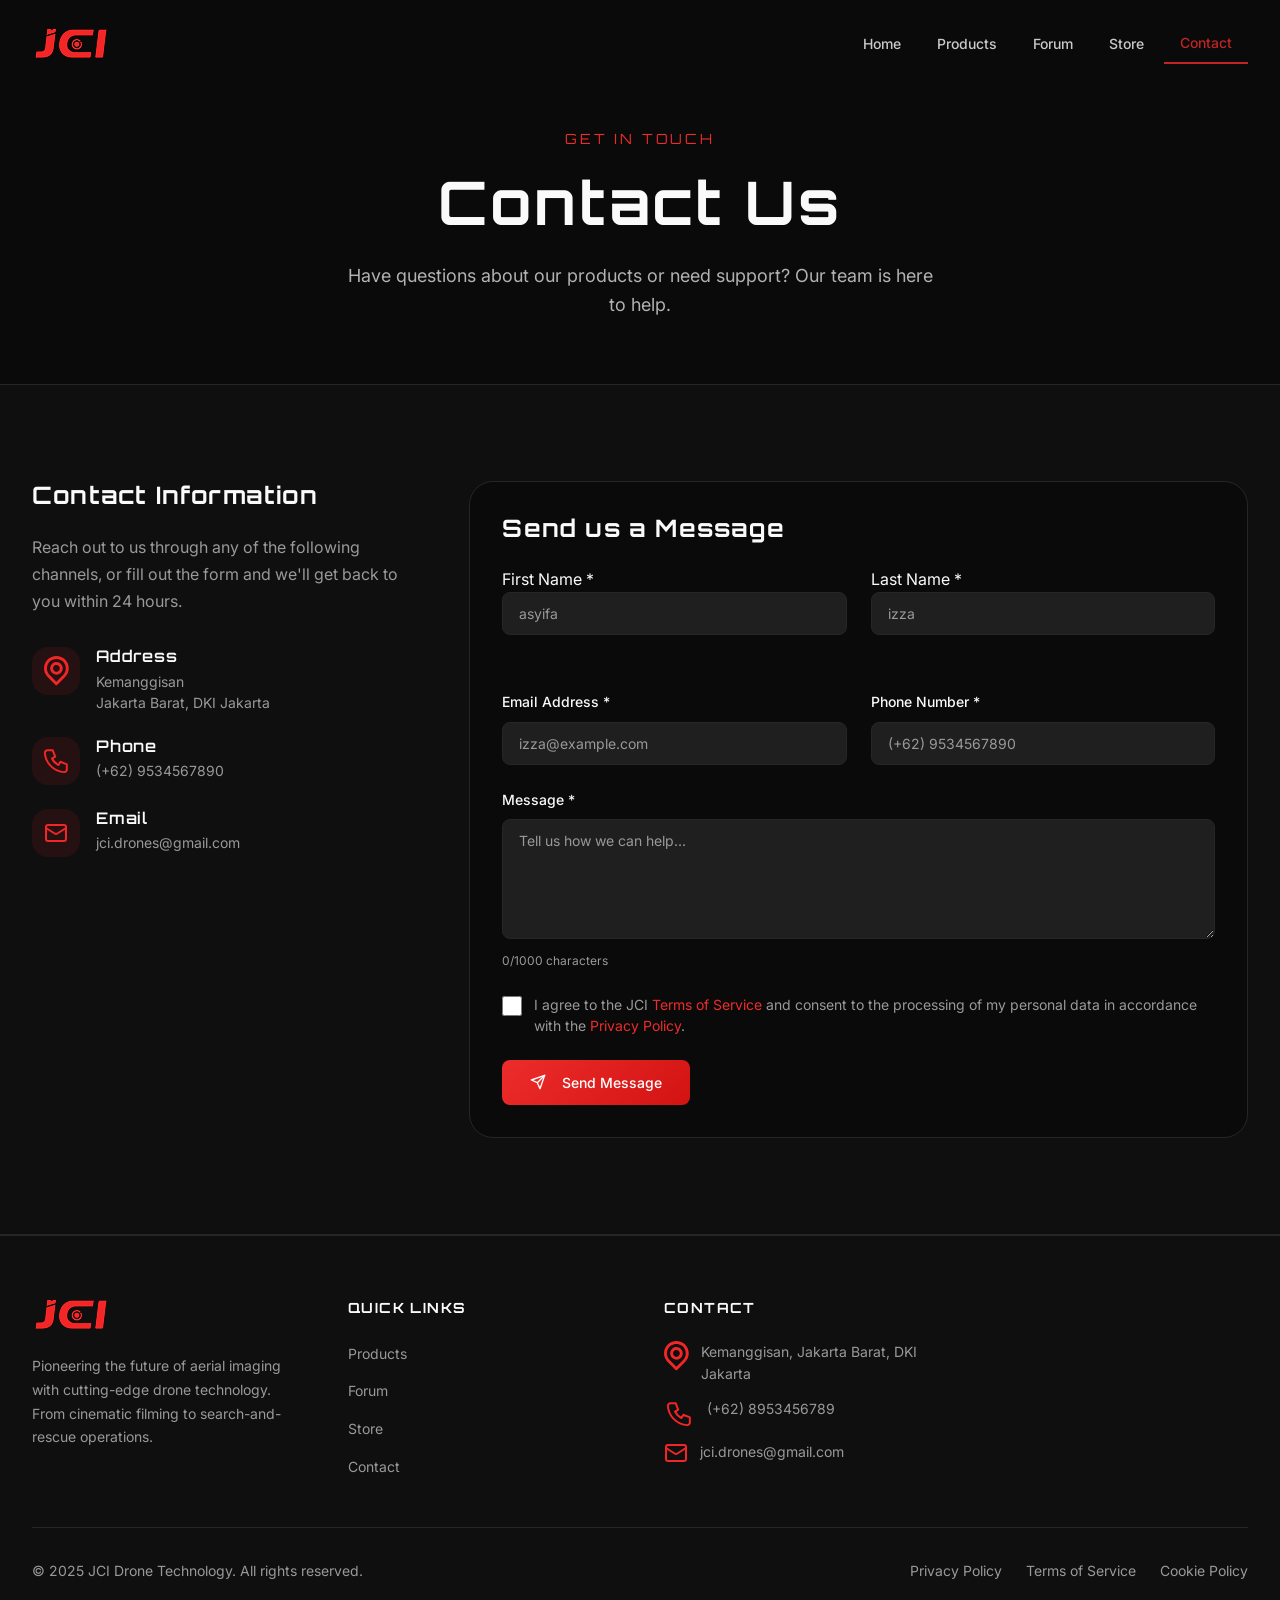
<file: contact.html>
<!DOCTYPE html>
<html lang="en">

<head>
    <meta charset="UTF-8">
    <meta name="viewport" content="width=device-width, initial-scale=1.0">
    <meta name="description"
        content="Contact JCI Drone Technology - Have questions about our products or need support? Our team is here to help.">
    <meta name="keywords" content="contact JCI, drone support, customer service, drone help">
    <title>Contact Us | JCI Drone Technology</title>
    <link rel="icon" type="image/x-icon" href="assets/favicon.ico">
    <link rel="stylesheet" href="css/style.css">
</head>

<body>
    <!-- Header -->
    <header class="header">
        <div class="container">
            <a href="index.html" class="logo">
                <img src="assets/Photo/logo 2.png" alt="">
            </a>

            <nav class="nav-desktop">
                <a href="index.html" class="nav-link">Home</a>
                <a href="products.html" class="nav-link active">Products</a>
                <a href="forum.html" class="nav-link">Forum</a>
                <a href="store.html" class="nav-link">Store</a>
                <a href="contact.html" class="nav-link">Contact</a>
            </nav>

            <button class="mobile-toggle" aria-label="Toggle menu">
                <img src="assets/Photo/icon/hamburger.svg">
            </button>
        </div>
    </header>

    <!-- Mobile Navigation -->
    <nav class="nav-mobile">
        <a href="index.html">Home</a>
        <a href="products.html" class="active">Products</a>
        <a href="forum.html">Forum</a>
        <a href="store.html">Store</a>
        <a href="contact.html">Contact</a>
    </nav>

    <!-- Main Content -->
    <main>
        <!-- Page Header -->
        <section class="page-header">
            <div class="container">
                <p class="page-header-tag">Get in Touch</p>
                <h1 class="page-header-title">Contact Us</h1>
                <p class="page-header-description">
                    Have questions about our products or need support? Our team is here to help.
                </p>
            </div>
        </section>

        <!-- Contact Section -->
        <section class="section section-card">
            <div class="container">
                <div class="contact-grid">
                    <!-- Contact Info -->
                    <div class="contact-info">
                        <h2>Contact Information</h2>
                        <p>Reach out to us through any of the following channels, or fill out the form and we'll get
                            back to you within 24 hours.</p>

                        <div class="contact-details">
                            <div class="contact-item">
                                <div class="contact-item-icon">
                                    <img src="assets/Photo/icon/address.svg">
                                </div>
                                <div>
                                    <h3>Address</h3>
                                    <p>Kemanggisan<br>Jakarta Barat, DKI Jakarta<br></p>
                                </div>
                            </div>

                            <div class="contact-item">
                                <div class="contact-item-icon">
                                    <img src="assets/Photo/icon/phone.svg">
                                </div>
                                <div>
                                    <h3>Phone</h3>
                                    <p>(+62) 9534567890<br</p>
                                </div>
                            </div>

                            <div class="contact-item">
                                <div class="contact-item-icon">
                                    <img src="assets/Photo/icon/email.svg">
                                </div>
                                <div>
                                    <h3>Email</h3>
                                    <p>jci.drones@gmail.com<br></p>
                                </div>
                            </div>
                        </div>
                    </div>

                    <!-- Contact Form -->
                    <div class="contact-form-wrapper">
                        <h2>Send us a Message</h2>

                        <form id="contact-form">
                            <div class="form-row">
                                <!-- First Name -->
                                <div class="form-group">
                                    <label for="first-name">First Name *</label>
                                    <input type="text" id="first-name" class="form-input"
                                    placeholder="asyifa">
                                    <div id="first-name-error" class="form-error"></div>
                                </div>

                                <!-- Last Name -->
                                <div class="form-group">
                                    <label for="last-name">Last Name *</label>
                                    <input type="text" id="last-name" class="form-input"
                                    placeholder="izza">
                                    <div id="last-name-error" class="form-error"></div>
                                </div>

                                <!-- Email -->
                                <div class="form-group">
                                    <label for="email" class="form-label">Email Address *</label>
                                    <input type="email" id="email" name="email" class="form-input"
                                        placeholder="izza@example.com">
                                    <div id="email-error" class="form-error" style="display: none;"></div>
                                </div>

                                <!-- Phone -->
                                <div class="form-group">
                                    <label for="phone" class="form-label">Phone Number *</label>
                                    <input type="tel" id="phone" name="phone" class="form-input"
                                        placeholder="(+62) 9534567890">
                                    <div id="phone-error" class="form-error" style="display: none;"></div>
                                </div>

                                <!-- Subject -->
                                <!-- <div class="form-group">
                                    <label for="subject" class="form-label">Subject *</label>
                                    <select id="subject" name="subject" class="form-select">
                                        <option value="">Select a subject</option>
                                        <option value="sales">Sales Inquiry</option>
                                        <option value="support">Technical Support</option>
                                        <option value="partnership">Partnership</option>
                                        <option value="media">Media & Press</option>
                                        <option value="other">Other</option>
                                    </select>
                                    <div id="subject-error" class="form-error" style="display: none;"></div>
                                </div>-->
                            </div>

                                <!-- Message -->
                                <div class="form-group">
                                    <label for="message" class="form-label">Message *</label>
                                    <textarea id="message" name="message" class="form-textarea" rows="5"
                                        placeholder="Tell us how we can help..."></textarea>
                                    <div id="message-error" class="form-error" style="display: none;"></div>
                                    <p id="char-count" class="char-count">0/1000 characters</p>
                                </div>

                                <!-- Terms Checkbox -->
                                <div class="form-group">
                                    <div class="form-checkbox-wrapper">
                                        <input type="checkbox" id="terms" name="terms" class="form-checkbox">
                                        <label for="terms" class="form-checkbox-label">
                                            I agree to the JCI <a href="#">Terms of Service</a> and consent to the
                                            processing of my personal data in accordance with the <a href="#">Privacy
                                                Policy</a>.
                                        </label>
                                    </div>
                                    <div id="terms-error" class="form-error" style="display: none;"></div>
                                </div>

                                <!-- Submit Button -->
                                <button type="submit" class="btn btn-primary btn-lg">
                                    <svg xmlns="http://www.w3.org/2000/svg" width="24" height="24" viewBox="0 0 24 24"
                                        fill="none" stroke="currentColor" stroke-width="2" stroke-linecap="round"
                                        stroke-linejoin="round"
                                        style="width: 1rem; height: 1rem; margin-right: 0.5rem;">
                                        <path d="m22 2-7 20-4-9-9-4Z"></path>
                                        <path d="M22 2 11 13"></path>
                                    </svg>
                                    Send Message
                                </button>
                        </form>
                    </div>
                </div>
            </div>
        </section>
    </main>

    <!-- Footer -->
    <footer class="footer">
        <div class="container">
            <div class="footer-grid">
                <div class="footer-brand">
                    <a href="index.html" class="logo">
                        <img src="assets/Photo/logo 2.png" alt="">
                    </a>
                    <p>Pioneering the future of aerial imaging with cutting-edge drone technology. From cinematic
                        filming to search-and-rescue operations.</p>
                </div>


                <div class="footer-column">
                    <h4>Quick Links</h4>
                    <ul>
                        <li><a href="products.html">Products</a></li>
                        <li><a href="forum.html">Forum</a></li>
                        <li><a href="store.html">Store</a></li>
                        <li><a href="contact.html">Contact</a></li>
                    </ul>
                </div>

                <div class="footer-column">
                    <h4>Contact</h4>
                    <ul class="footer-contact">
                        <li>
                            <img src="assets/Photo/icon/address.svg" alt="Location icon" class="footer-icon">
                            <span>Kemanggisan, Jakarta Barat, DKI Jakarta</span>
                        </li>
                        <li>
                            <img src="assets/Photo/icon/phone.svg" alt="Location icon" class="footer-icon">
                            <span>(+62) 8953456789</span>
                        </li>
                        <li>
                            <img src="assets/Photo/icon/email.svg" alt="Location icon" class="footer-icon">
                            <span>jci.drones@gmail.com</span>
                        </li>
                    </ul>
                </div>
            </div>

            <div class="footer-bottom">
                <p>&copy; 2025 JCI Drone Technology. All rights reserved.</p>
                <div class="footer-links">
                    <a href="#">Privacy Policy</a>
                    <a href="#">Terms of Service</a>
                    <a href="#">Cookie Policy</a>
                </div>
            </div>
        </div>
    </footer>

    <script src="js/main.js"></script>
</body>

</html>
</file>
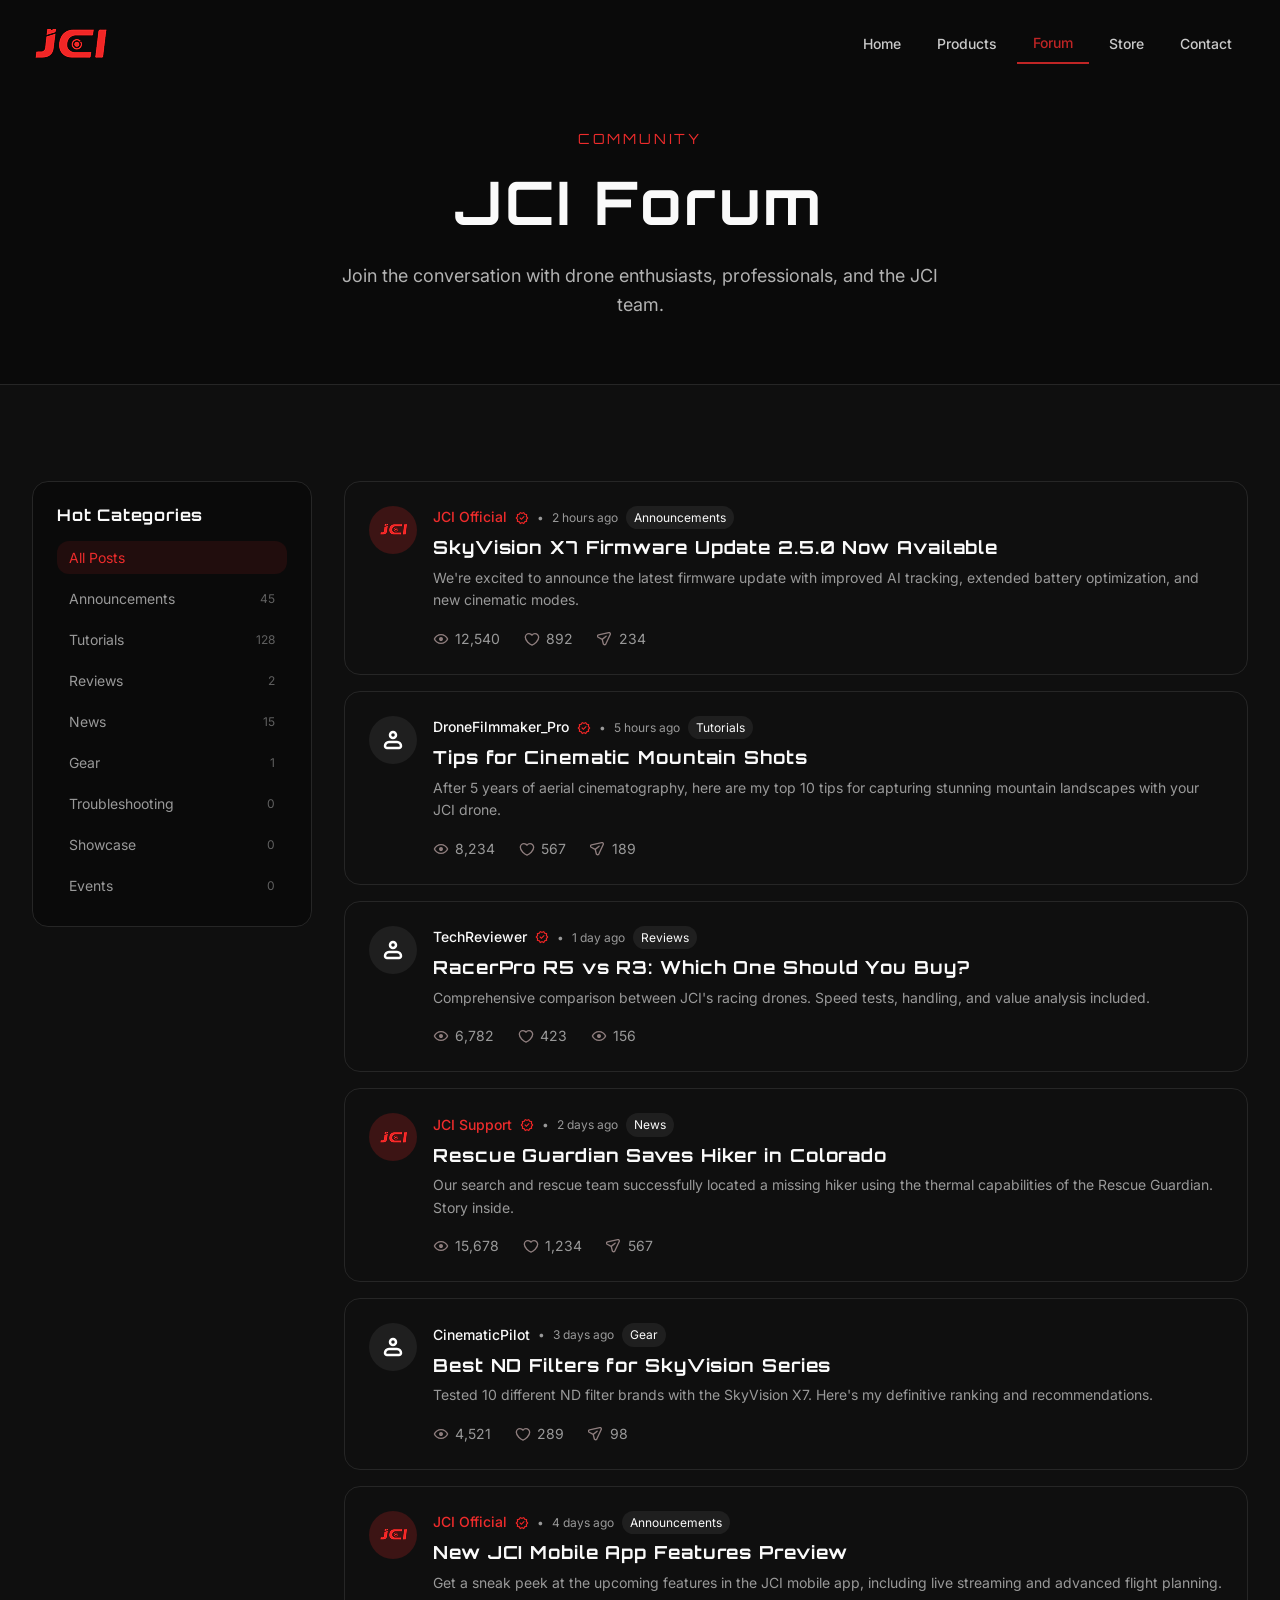
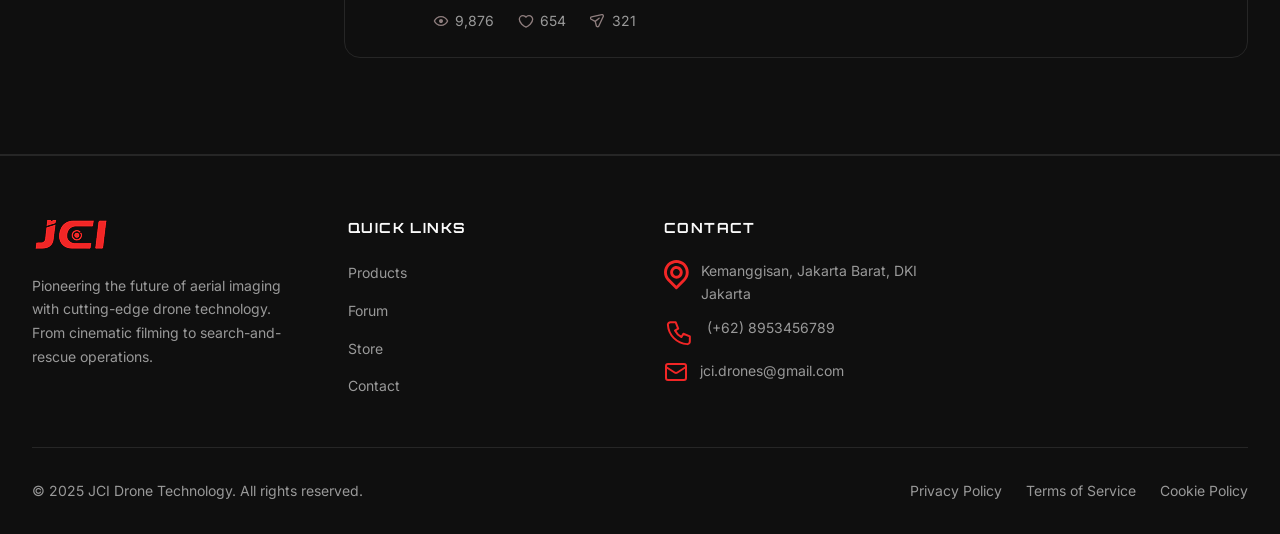
<file: forum.html>
<!DOCTYPE html>
<html lang="en">

<head>
    <meta charset="UTF-8">
    <meta name="viewport" content="width=device-width, initial-scale=1.0">
    <meta name="description"
        content="JCI Forum - Join the conversation with drone enthusiasts, professionals, and the JCI team.">
    <meta name="keywords" content="drone forum, JCI community, drone discussions, aerial photography forum">
    <title>Forum | JCI Drone Technology</title>
    <link rel="icon" type="image/x-icon" href="assets/favicon.ico">
    <link rel="stylesheet" href="css/style.css">
</head>

<body>
    <!-- Header -->
    <header class="header">
        <div class="container">
            <a href="index.html" class="logo">
                <img src="assets/Photo/logo 2.png" alt="">
            </a>

            <nav class="nav-desktop">
                <a href="index.html" class="nav-link">Home</a>
                <a href="products.html" class="nav-link active">Products</a>
                <a href="forum.html" class="nav-link">Forum</a>
                <a href="store.html" class="nav-link">Store</a>
                <a href="contact.html" class="nav-link">Contact</a>
            </nav>

            <button class="mobile-toggle" aria-label="Toggle menu">
                <img src="assets/Photo/icon/hamburger.svg">
            </button>
        </div>
    </header>

    <!-- Mobile Navigation -->
    <nav class="nav-mobile">
        <a href="index.html">Home</a>
        <a href="products.html" class="active">Products</a>
        <a href="forum.html">Forum</a>
        <a href="store.html">Store</a>
        <a href="contact.html">Contact</a>
    </nav>

    <!-- Main Content -->
    <main>
        <!-- Page Header -->
        <section class="page-header">
            <div class="container">
                <p class="page-header-tag">Community</p>
                <h1 class="page-header-title">JCI Forum</h1>
                <p class="page-header-description">
                    Join the conversation with drone enthusiasts, professionals, and the JCI team.
                </p>
            </div>
        </section>

        <!-- Forum Content -->
        <section class="section section-card">
            <div class="container">
                <div style="display: grid; grid-template-columns: 1fr; gap: 2rem;">
                    <!-- Desktop: Sidebar + Posts -->
                    <div style="display: grid; grid-template-columns: 1fr; gap: 2rem;" class="forum-layout">
                        <!-- Sidebar -->
                        <aside class="forum-sidebar">
                            <div class="forum-categories">
                                <div class="forum-categories-header">
                                    <h3>Hot Categories</h3>
                                </div>
                                <div class="forum-category-list">
                                    <button class="forum-category-btn active" data-category="all">All Posts</button>
                                    <button class="forum-category-btn" data-category="Announcements">
                                        <span>Announcements</span>
                                        <span class="forum-category-count">45</span>
                                    </button>
                                    <button class="forum-category-btn" data-category="Tutorials">
                                        <span>Tutorials</span>
                                        <span class="forum-category-count">128</span>
                                    </button>
                                    <button class="forum-category-btn" data-category="Reviews">
                                        <span>Reviews</span>
                                        <span class="forum-category-count">2</span>
                                    </button>
                                    <button class="forum-category-btn" data-category="News">
                                        <span>News</span>
                                        <span class="forum-category-count">15</span>
                                    </button>
                                    <button class="forum-category-btn" data-category="Gear">
                                        <span>Gear</span>
                                        <span class="forum-category-count">1</span>
                                    </button>
                                    <button class="forum-category-btn" data-category="Troubleshooting">
                                        <span>Troubleshooting</span>
                                        <span class="forum-category-count">0</span>
                                    </button>
                                    <button class="forum-category-btn" data-category="Showcase">
                                        <span>Showcase</span>
                                        <span class="forum-category-count">0</span>
                                    </button>
                                    <button class="forum-category-btn" data-category="Events">
                                        <span>Events</span>
                                        <span class="forum-category-count">0</span>
                                    </button>
                                </div>
                            </div>

                        </aside>

                        <!-- Posts -->
                        <div class="forum-posts">
                            <!-- Post 1 -->
                            <article class="forum-card" data-category="Announcements">
                                <div class="forum-card-inner">
                                    <div class="forum-avatar company">
                                        <img src="assets/Photo/icon/logo 3.png">
                                    </div>
                                    <div class="forum-content">
                                        <div class="forum-meta">
                                            <span class="forum-creator company">JCI Official</span>
                                            <span class="forum-verified">
                                                <img src="assets/Photo/icon/verified.svg" alt="">
                                            </span>
                                            <span class="forum-dot">•</span>
                                            <span class="forum-time">2 hours ago</span>
                                            <span class="forum-category-badge">Announcements</span>
                                        </div>
                                        <h3 class="forum-title">SkyVision X7 Firmware Update 2.5.0 Now Available</h3>
                                        <p class="forum-description">We're excited to announce the latest firmware
                                            update with improved AI tracking, extended battery optimization, and new
                                            cinematic modes.</p>
                                        <div class="forum-stats">
                                            <div class="forum-stat">
                                                <img src="assets/Photo/icon/eye.svg">
                                                <span>12,540</span>
                                            </div>
                                            <div class="forum-stat">
                                                <img src="assets/Photo/icon/like.svg">
                                                <span>892</span>
                                            </div>
                                            <div class="forum-stat">
                                                <img src="assets/Photo/icon/share.svg">
                                                <span>234</span>
                                            </div>
                                        </div>
                                    </div>
                                </div>
                            </article>

                            <!-- Post 2 -->
                            <article class="forum-card" data-category="Tutorials">
                                <div class="forum-card-inner">
                                    <div class="forum-avatar user">
                                        <img src="assets/Photo/icon/profile.svg" alt="">
                                    </div>
                                    <div class="forum-content">
                                        <div class="forum-meta">
                                            <span class="forum-creator">DroneFilmmaker_Pro</span>
                                            <span class="forum-verified">
                                                <img src="assets/Photo/icon/verified.svg" alt="">
                                            </span>
                                            <span class="forum-dot">•</span>
                                            <span class="forum-time">5 hours ago</span>
                                            <span class="forum-category-badge">Tutorials</span>
                                        </div>
                                        <h3 class="forum-title">Tips for Cinematic Mountain Shots</h3>
                                        <p class="forum-description">After 5 years of aerial cinematography, here are my
                                            top 10 tips for capturing stunning mountain landscapes with your JCI drone.
                                        </p>
                                        <div class="forum-stats">
                                            <div class="forum-stat">
                                                <img src="assets/Photo/icon/eye.svg">
                                                <span>8,234</span>
                                            </div>
                                            <div class="forum-stat">
                                                <img src="assets/Photo/icon/like.svg">
                                                <span>567</span>
                                            </div>
                                            <div class="forum-stat">
                                                <img src="assets/Photo/icon/share.svg">
                                                <span>189</span>
                                            </div>
                                        </div>
                                    </div>
                                </div>
                            </article>

                            <!-- Post 3 -->
                            <article class="forum-card" data-category="Reviews">
                                <div class="forum-card-inner">
                                    <div class="forum-avatar user">
                                        <img src="assets/Photo/icon/profile.svg" alt="">
                                    </div>
                                    <div class="forum-content">
                                        <div class="forum-meta">
                                            <span class="forum-creator">TechReviewer</span>
                                            <span class="forum-verified">
                                                <img src="assets/Photo/icon/verified.svg" alt="">
                                            </span>
                                            <span class="forum-dot">•</span>
                                            <span class="forum-time">1 day ago</span>
                                            <span class="forum-category-badge">Reviews</span>
                                        </div>
                                        <h3 class="forum-title">RacerPro R5 vs R3: Which One Should You Buy?</h3>
                                        <p class="forum-description">Comprehensive comparison between JCI's racing
                                            drones. Speed tests, handling, and value analysis included.</p>
                                        <div class="forum-stats">
                                            <div class="forum-stat">
                                                <img src="assets/Photo/icon/eye.svg">
                                                <span>6,782</span>
                                            </div>
                                            <div class="forum-stat">
                                                <img src="assets/Photo/icon/like.svg">
                                                <span>423</span>
                                            </div>
                                            <div class="forum-stat">
                                                 <img src="assets/Photo/icon/eye.svg">
                                                <span>156</span>
                                            </div>
                                        </div>
                                    </div>
                                </div>
                            </article>

                            <!-- Post 4 -->
                            <article class="forum-card" data-category="News">
                                <div class="forum-card-inner">
                                    <div class="forum-avatar company">
                                        <img src="assets/Photo/icon/logo 3.png">
                                    </div>
                                    <div class="forum-content">
                                        <div class="forum-meta">
                                            <span class="forum-creator company">JCI Support</span>
                                            <span class="forum-verified">
                                                <img src="assets/Photo/icon/verified.svg" alt="">
                                            </span>
                                            <span class="forum-dot">•</span>
                                            <span class="forum-time">2 days ago</span>
                                            <span class="forum-category-badge">News</span>
                                        </div>
                                        <h3 class="forum-title">Rescue Guardian Saves Hiker in Colorado</h3>
                                        <p class="forum-description">Our search and rescue team successfully located a
                                            missing hiker using the thermal capabilities of the Rescue Guardian. Story
                                            inside.</p>
                                        <div class="forum-stats">
                                            <div class="forum-stat">
                                                <img src="assets/Photo/icon/eye.svg">
                                                <span>15,678</span>
                                            </div>
                                            <div class="forum-stat">
                                                <img src="assets/Photo/icon/like.svg">
                                                <span>1,234</span>
                                            </div>
                                            <div class="forum-stat">
                                                <img src="assets/Photo/icon/share.svg">
                                                <span>567</span>
                                            </div>
                                        </div>
                                    </div>
                                </div>
                            </article>

                            <!-- Post 5 -->
                            <article class="forum-card" data-category="Gear">
                                <div class="forum-card-inner">
                                    <div class="forum-avatar user">
                                        <img src="assets/Photo/icon/profile.svg" alt="">
                                    </div>
                                    <div class="forum-content">
                                        <div class="forum-meta">
                                            <span class="forum-creator">CinematicPilot</span>
                                            <span class="forum-dot">•</span>
                                            <span class="forum-time">3 days ago</span>
                                            <span class="forum-category-badge">Gear</span>
                                        </div>
                                        <h3 class="forum-title">Best ND Filters for SkyVision Series</h3>
                                        <p class="forum-description">Tested 10 different ND filter brands with the
                                            SkyVision X7. Here's my definitive ranking and recommendations.</p>
                                        <div class="forum-stats">
                                            <div class="forum-stat">
                                                <img src="assets/Photo/icon/eye.svg">
                                                <span>4,521</span>
                                            </div>
                                            <div class="forum-stat">
                                                <img src="assets/Photo/icon/like.svg">
                                                <span>289</span>
                                            </div>
                                            <div class="forum-stat">
                                                <img src="assets/Photo/icon/share.svg">
                                                <span>98</span>
                                            </div>
                                        </div>
                                    </div>
                                </div>
                            </article>

                            <!-- Post 6 -->
                            <article class="forum-card" data-category="Announcements">
                                <div class="forum-card-inner">
                                    <div class="forum-avatar company">
                                        <img src="assets/Photo/icon/logo 3.png">
                                    </div>
                                    <div class="forum-content">
                                        <div class="forum-meta">
                                            <span class="forum-creator company">JCI Official</span>
                                            <span class="forum-verified">
                                                <img src="assets/Photo/icon/verified.svg" alt="">
                                            </span>
                                            <span class="forum-dot">•</span>
                                            <span class="forum-time">4 days ago</span>
                                            <span class="forum-category-badge">Announcements</span>
                                        </div>
                                        <h3 class="forum-title">New JCI Mobile App Features Preview</h3>
                                        <p class="forum-description">Get a sneak peek at the upcoming features in the
                                            JCI mobile app, including live streaming and advanced flight planning.</p>
                                        <div class="forum-stats">
                                            <div class="forum-stat">
                                                <img src="assets/Photo/icon/eye.svg">
                                                <span>9,876</span>
                                            </div>
                                            <div class="forum-stat">
                                                <img src="assets/Photo/icon/like.svg">
                                                <span>654</span>
                                            </div>
                                            <div class="forum-stat">
                                                <img src="assets/Photo/icon/share.svg">
                                                <span>321</span>
                                            </div>
                                        </div>
                                    </div>
                                </div>
                            </article>
                        </div>
                    </div>
                </div>
            </div>
        </section>
    </main>

    <!-- Footer -->
    <footer class="footer">
        <div class="container">
            <div class="footer-grid">
                <div class="footer-brand">
                    <a href="index.html" class="logo">
                        <img src="assets/Photo/logo 2.png" alt="">
                    </a>
                    <p>Pioneering the future of aerial imaging with cutting-edge drone technology. From cinematic
                        filming to search-and-rescue operations.</p>
                </div>


                <div class="footer-column">
                    <h4>Quick Links</h4>
                    <ul>
                        <li><a href="products.html">Products</a></li>
                        <li><a href="forum.html">Forum</a></li>
                        <li><a href="store.html">Store</a></li>
                        <li><a href="contact.html">Contact</a></li>
                    </ul>
                </div>

                <div class="footer-column">
                    <h4>Contact</h4>
                    <ul class="footer-contact">
                        <li>
                            <img src="assets/Photo/icon/address.svg" alt="Location icon" class="footer-icon">
                            <span>Kemanggisan, Jakarta Barat, DKI Jakarta</span>
                        </li>
                        <li>
                            <img src="assets/Photo/icon/phone.svg" alt="Location icon" class="footer-icon">
                            <span>(+62) 8953456789</span>
                        </li>
                        <li>
                            <img src="assets/Photo/icon/email.svg" alt="Location icon" class="footer-icon">
                            <span>jci.drones@gmail.com</span>
                        </li>
                    </ul>
                </div>
            </div>

            <div class="footer-bottom">
                <p>&copy; 2025 JCI Drone Technology. All rights reserved.</p>
                <div class="footer-links">
                    <a href="#">Privacy Policy</a>
                    <a href="#">Terms of Service</a>
                    <a href="#">Cookie Policy</a>
                </div>
            </div>
        </div>
    </footer>

    <script src="js/main.js"></script>


    <style>
        @media (min-width: 1024px) {
            .forum-layout {
                grid-template-columns: 280px 1fr !important;
            }
        }

        .forum-posts {
            display: flex;
            flex-direction: column;
            gap: 1rem;
        }

        .mt-4 {
            margin-top: 1rem;
        }
    </style>
</body>

</html>
</file>
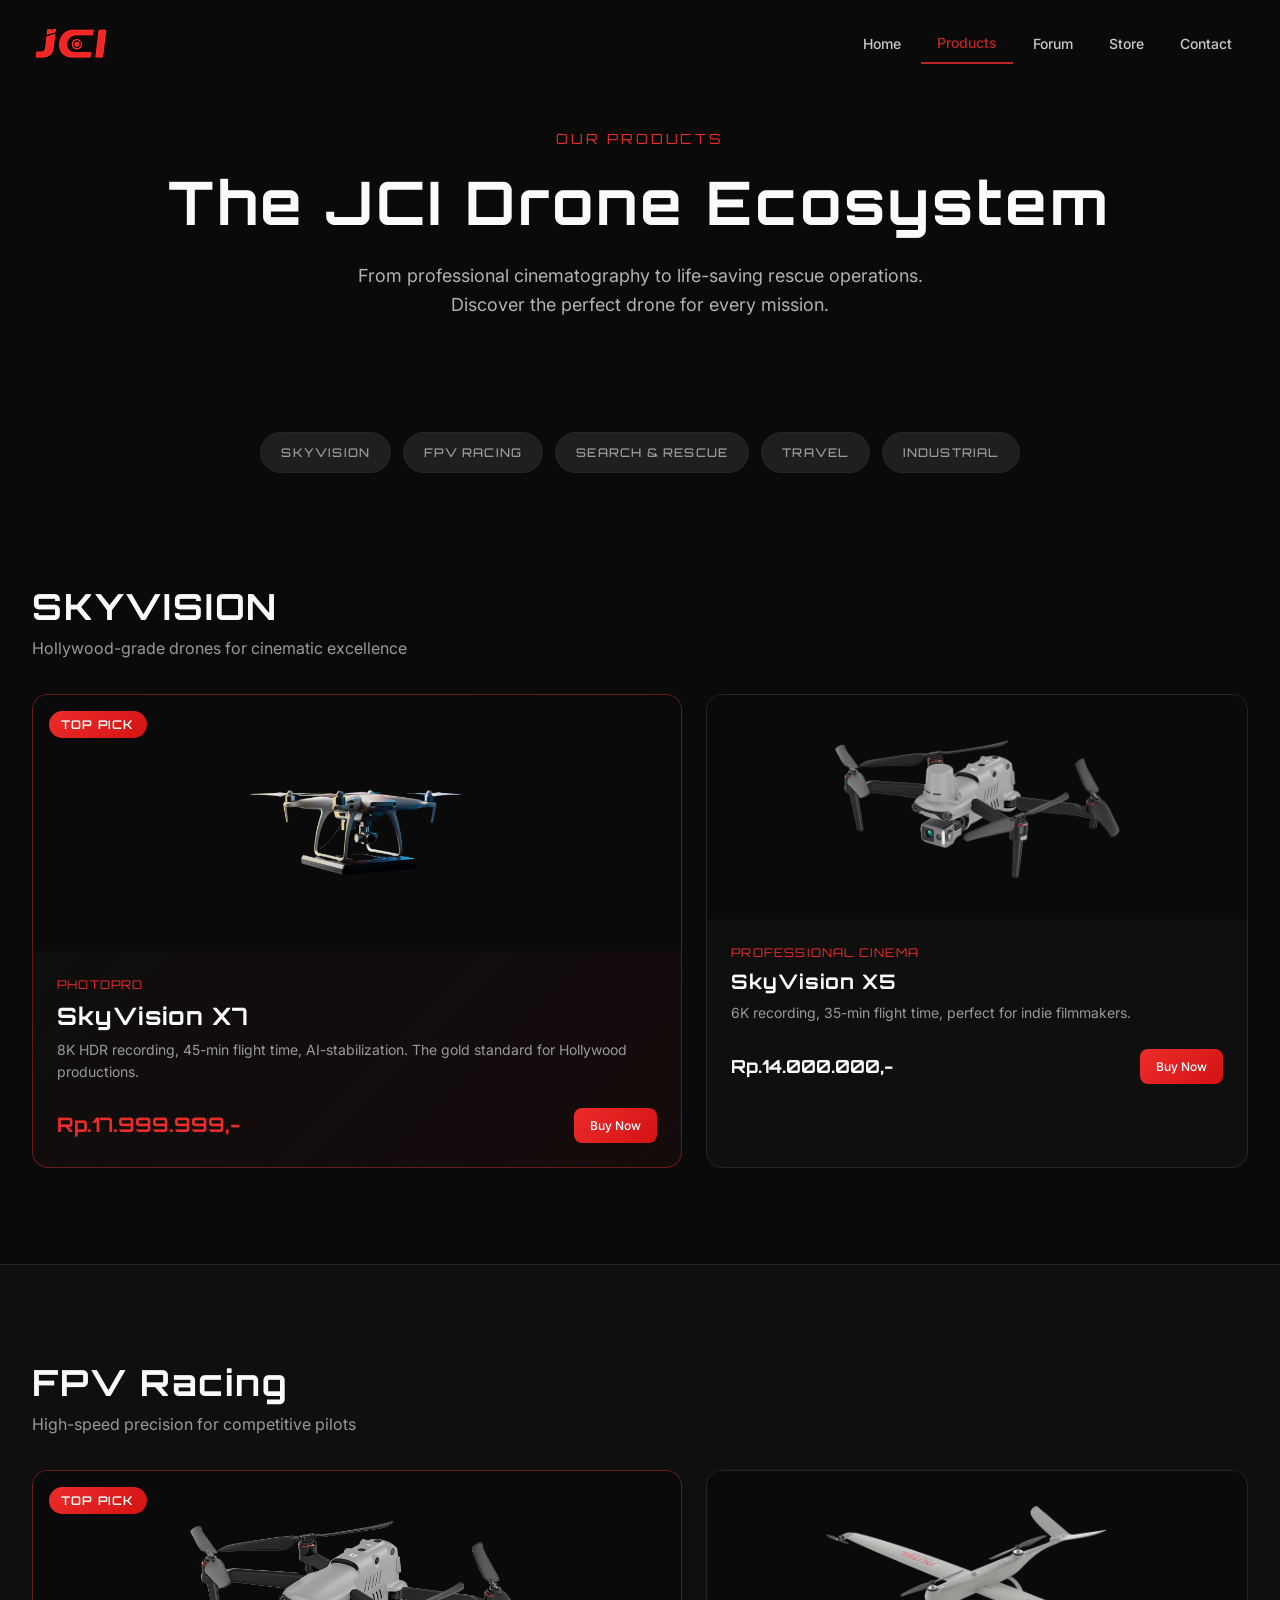
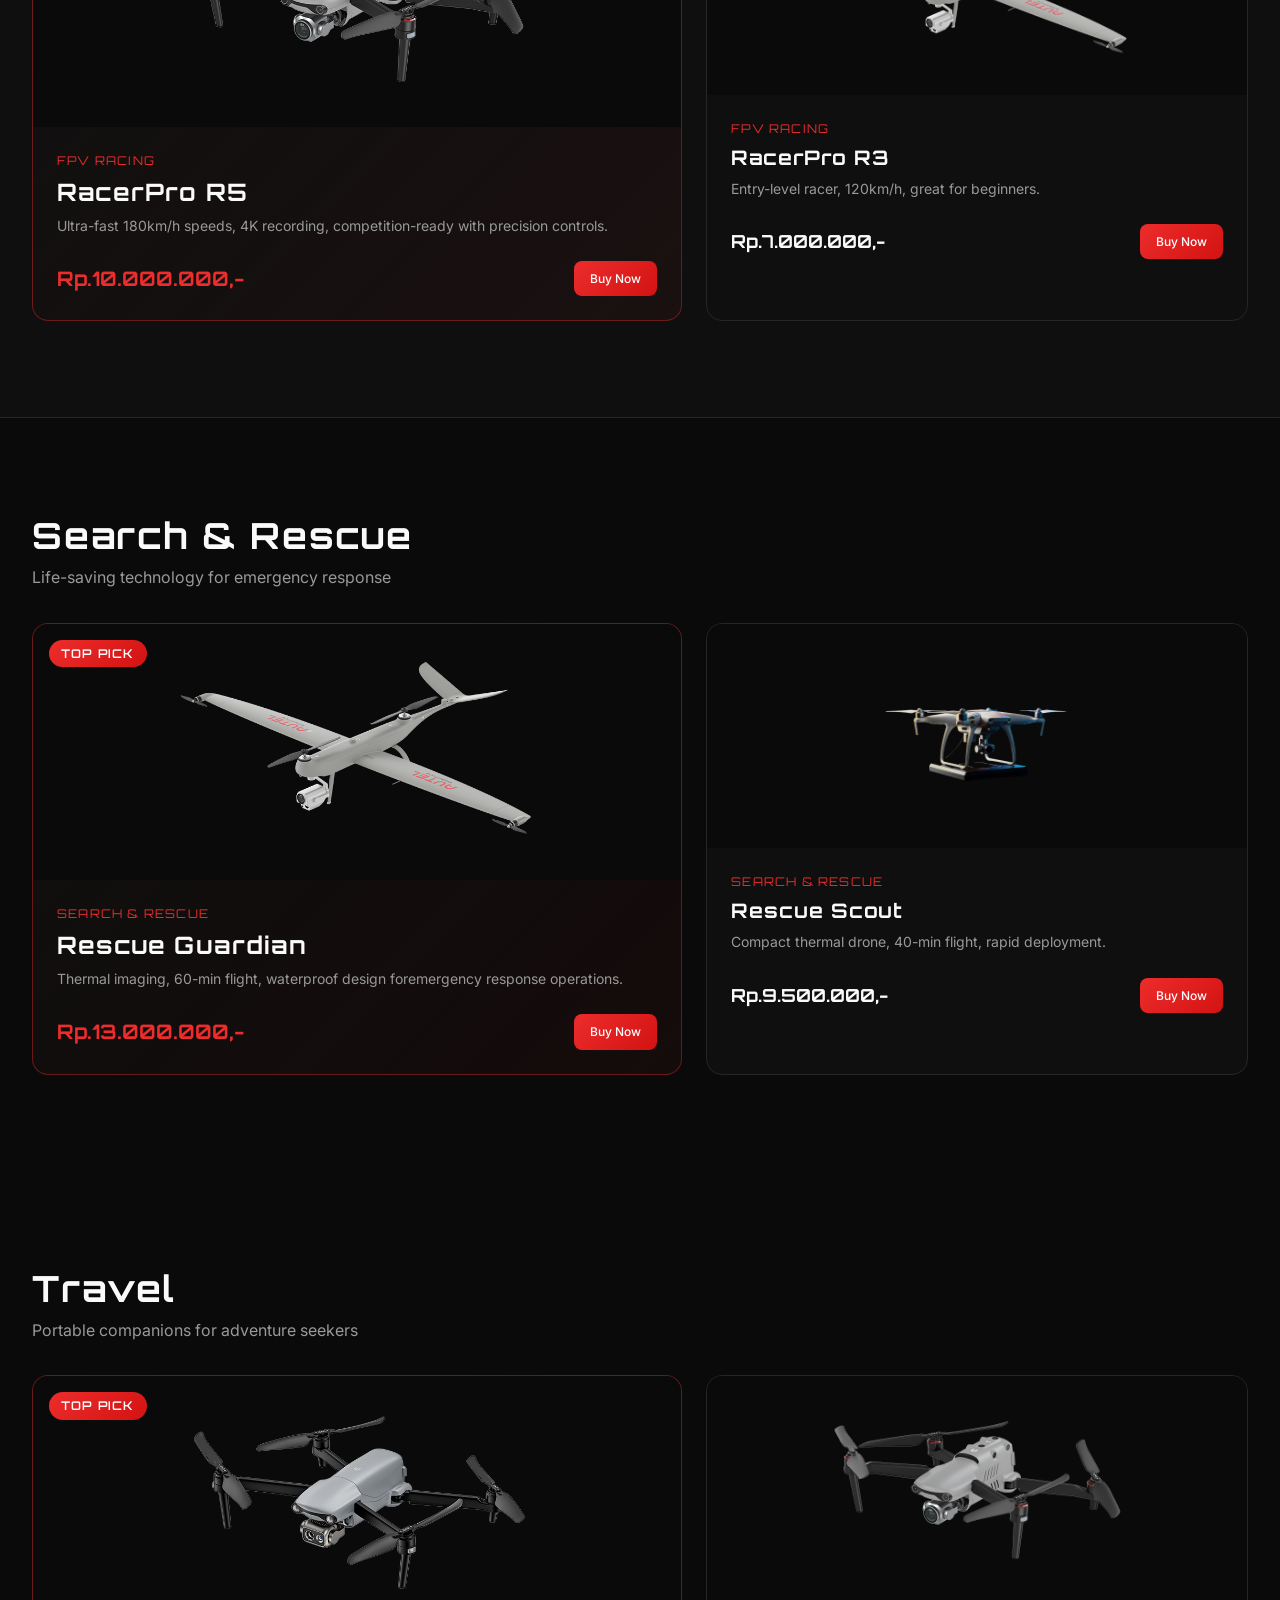
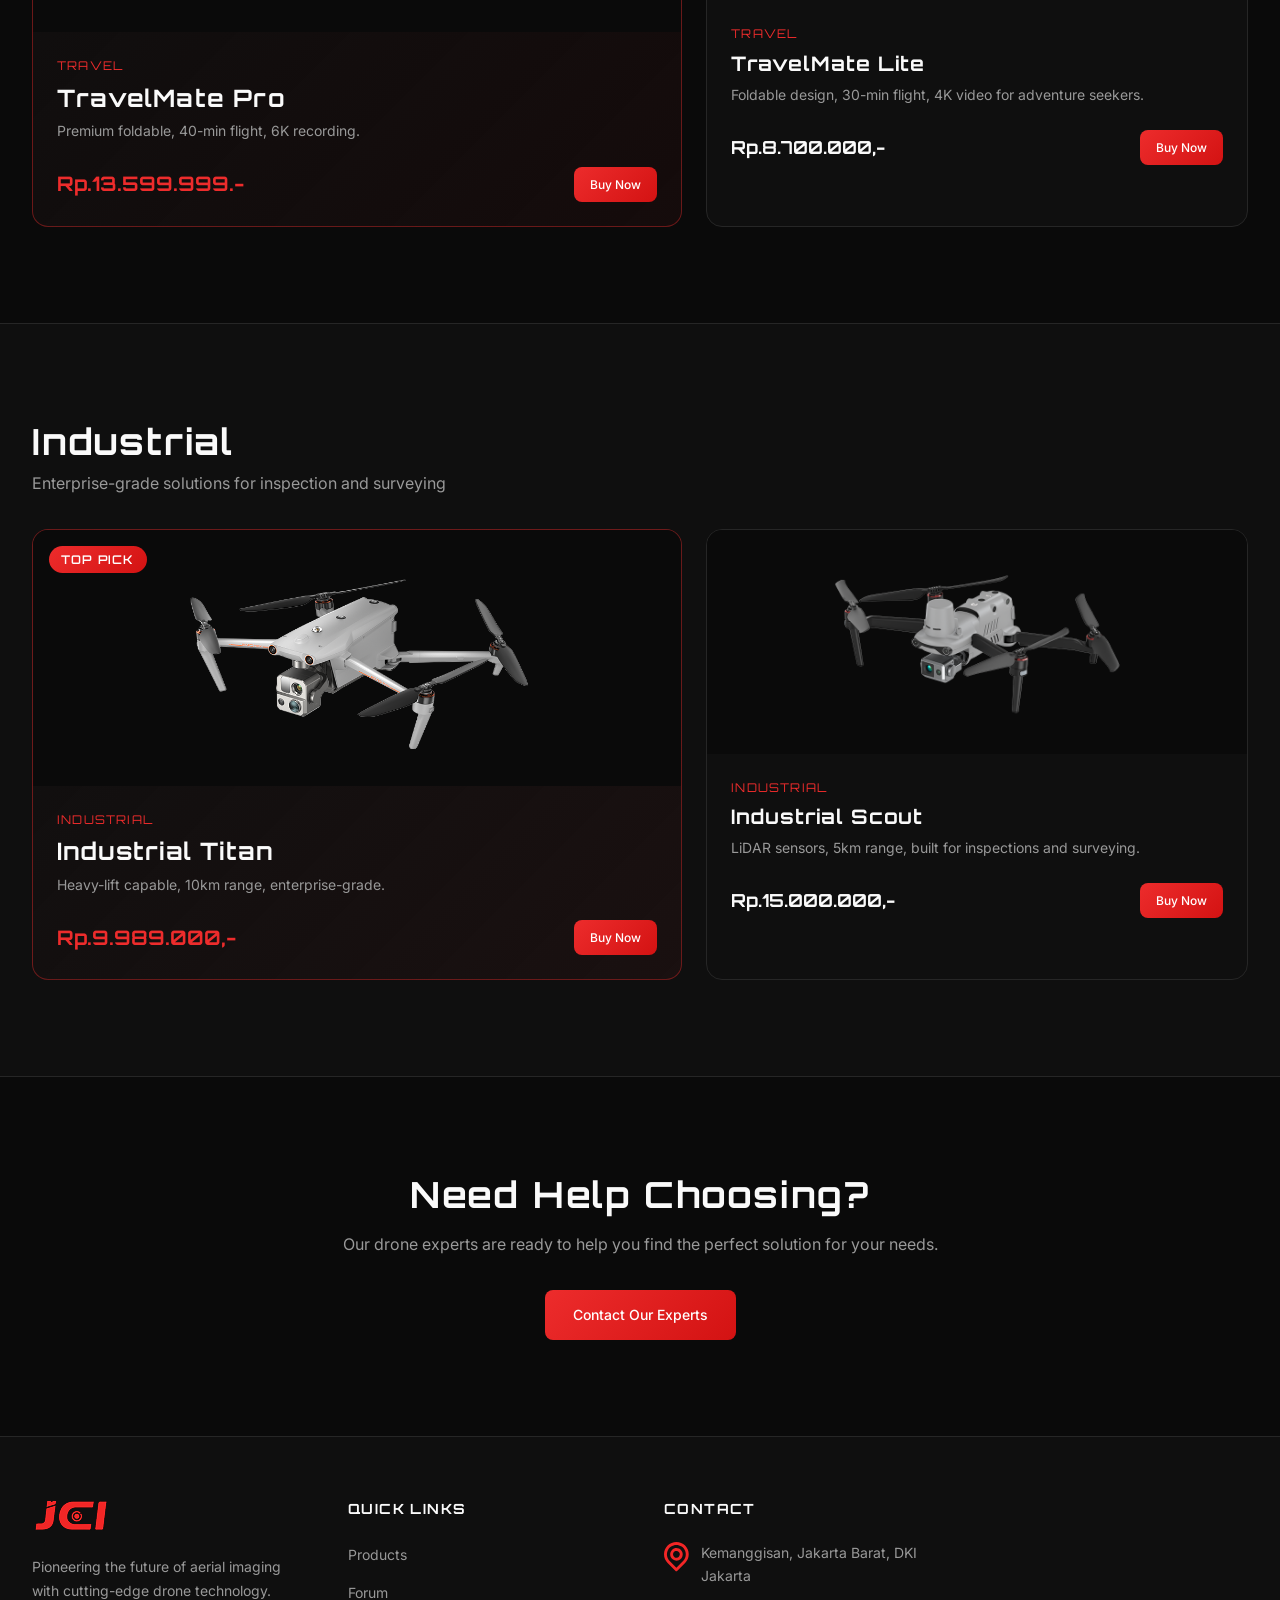
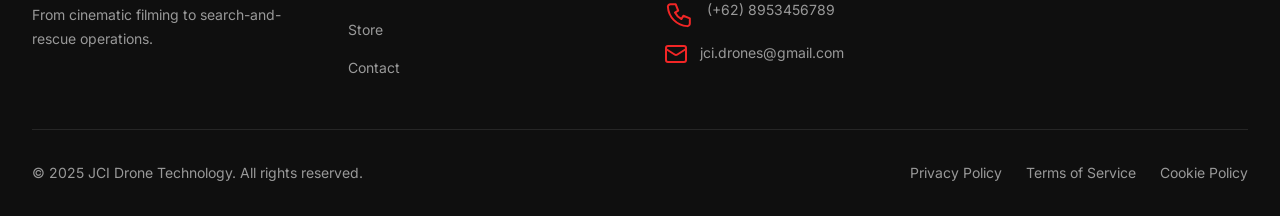
<file: products.html>
<!DOCTYPE html>
<html lang="en">

<head>
    <meta charset="UTF-8">
    <meta name="viewport" content="width=device-width, initial-scale=1.0">
    <meta name="description"
        content="Explore the JCI Drone Ecosystem - From professional cinematography to life-saving rescue operations. Discover the perfect drone for every mission.">
    <meta name="keywords" content="drones, drone products, SkyVision, RacerPro, Rescue Guardian, aerial imaging">
    <title>Products | JCI Drone Technology</title>
    <link rel="icon" type="image/x-icon" href="assets/favicon.ico">
    <link rel="stylesheet" href="css/style.css">
</head>

<body>
    <!-- Header -->
    <header class="header">
        <div class="container">
            <a href="index.html" class="logo">
                <img src="assets/Photo/logo 2.png" alt="">
            </a>

            <nav class="nav-desktop">
                <a href="index.html" class="nav-link">Home</a>
                <a href="products.html" class="nav-link active">Products</a>
                <a href="forum.html" class="nav-link">Forum</a>
                <a href="store.html" class="nav-link">Store</a>
                <a href="contact.html" class="nav-link">Contact</a>
            </nav>

            <button class="mobile-toggle" aria-label="Toggle menu">
                <img src="assets/Photo/icon/hamburger.svg">
            </button>
        </div>
    </header>

    <!-- Mobile Navigation -->
    <nav class="nav-mobile">
        <a href="index.html">Home</a>
        <a href="products.html" class="active">Products</a>
        <a href="forum.html">Forum</a>
        <a href="store.html">Store</a>
        <a href="contact.html">Contact</a>
    </nav>

    <!-- Main Content -->
    <main>
        <!-- Page Header -->
        <section class="page-header">
            <div class="container">
                <p class="page-header-tag">Our Products</p>
                <h1 class="page-header-title">The JCI Drone Ecosystem</h1>
                <p class="page-header-description">
                    From professional cinematography to life-saving rescue operations.
                    Discover the perfect drone for every mission.
                </p>
            </div>
        </section>

        <!-- Category Navigation -->
        <section class="section" style="padding-top: 2rem; padding-bottom: 0;">
            <div class="container">
                <div class="category-nav">
                    <a href="#vision" class="category-tab">SKYVISION</a>
                    <a href="#racing" class="category-tab">FPV Racing</a>
                    <a href="#rescue" class="category-tab">SEARCH & RESCUE</a>
                    <a href="#travel" class="category-tab">Travel</a>
                    <a href="#industrial" class="category-tab">Industrial</a>
                </div>
            </div>
        </section>

        <!-- SkyVision Category -->
        <section id="vision" class="section category-section">
            <div class="container">
                <div class="category-header">
                    <div>
                        <h2 class="section-title">SKYVISION</h2>
                        <p class="section-description">Hollywood-grade drones for cinematic excellence</p>
                    </div>
                </div>

                <div class="category-grid">
                    <!-- Top Pick -->
                    <article class="product-card top-pick">
                        <span class="card-badge top-badge">Top Pick</span>
                        <div class="product-image">
                            <img src="assets/Photo/drone products/skyvision x7.png" alt="SkyVision X7 Drone">
                        </div>
                        <div class="product-content">
                            <p class="product-category">PhotoPro</p>
                            <h3 class="product-name">SkyVision X7</h3>
                            <p class="product-description">8K HDR recording, 45-min flight time, AI-stabilization. The
                                gold standard for Hollywood productions.</p>
                            <div class="product-footer">
                                <span class="product-price">Rp.17.999.999,-</span>
                                <a href="store.html" class="btn btn-primary btn-sm">Buy Now</a>
                            </div>
                        </div>
                    </article>

                    <!-- Other Products -->
                    <article class="product-card">
                        <div class="product-image">
                            <img src="assets/Photo/drone products/skyvision x5.png" alt="SkyVision X5 Drone">
                        </div>
                        <div class="product-content">
                            <p class="product-category">Professional Cinema</p>
                            <h3 class="product-name">SkyVision X5</h3>
                            <p class="product-description">6K recording, 35-min flight time, perfect for indie
                                filmmakers.</p>
                            <div class="product-footer">
                                <span class="product-price">Rp.14.000.000,-</span>
                                <a href="store.html" class="btn btn-primary btn-sm">Buy Now</a>
                            </div>
                        </div>
                    </article>
                </div>
            </div>
        </section>

        <!-- FPV Racing Category -->
        <section id="racing" class="section section-card category-section">
            <div class="container">
                <div class="category-header">
                    <div>
                        <h2 class="section-title">FPV Racing</h2>
                        <p class="section-description">High-speed precision for competitive pilots</p>
                    </div>
                </div>

                <div class="category-grid">
                    <!-- Top Pick -->
                    <article class="product-card top-pick">
                        <span class="card-badge top-badge">Top Pick</span>
                        <div class="product-image">
                            <img src="assets/Photo/drone products/photopro p4.png" alt="RacerPro R5 Drone">
                        </div>
                        <div class="product-content">
                            <p class="product-category">FPV Racing</p>
                            <h3 class="product-name">RacerPro R5</h3>
                            <p class="product-description">Ultra-fast 180km/h speeds, 4K recording, competition-ready
                                with precision controls.</p>
                            <div class="product-footer">
                                <span class="product-price">Rp.10.000.000,-</span>
                                <a href="store.html" class="btn btn-primary btn-sm">Buy Now</a>
                            </div>
                        </div>
                    </article>

                    <!-- Other Products -->
                    <article class="product-card">
                        <div class="product-image">
                            <img src="assets/Photo/drone products/rescue scout.png" alt="RacerPro R3 Drone">
                        </div>
                        <div class="product-content">
                            <p class="product-category">FPV Racing</p>
                            <h3 class="product-name">RacerPro R3</h3>
                            <p class="product-description">Entry-level racer, 120km/h, great for beginners.</p>
                            <div class="product-footer">
                                <span class="product-price">Rp.7.000.000,-</span>
                                <a href="store.html" class="btn btn-primary btn-sm">Buy Now</a>
                            </div>
                        </div>
                    </article>
                </div>
            </div>
        </section>

        <!-- Search & rescue -->
        <section id="rescue" class="section category-section">
            <div class="container">
                <div class="category-header">
                    <div>
                        <h2 class="section-title">Search & Rescue</h2>
                        <p class="section-description">Life-saving technology for emergency response</p>
                    </div>
                </div>

                <div class="category-grid">
                    <!-- Top Pick -->
                    <article class="product-card top-pick">
                        <span class="card-badge top-badge">Top Pick</span>
                        <div class="product-image">
                            <img src="assets/Photo/drone products/rescue scout.png" alt="Rescue Guardian Drone">
                        </div>
                        <div class="product-content">
                            <p class="product-category">Search & Rescue</p>
                            <h3 class="product-name">Rescue Guardian</h3>
                            <p class="product-description">Thermal imaging, 60-min flight, waterproof design foremergency response operations.</p>
                            <div class="product-footer">
                                <span class="product-price">Rp.13.000.000,-</span>
                                <a href="store.html" class="btn btn-primary btn-sm">Buy Now</a>
                            </div>
                        </div>
                    </article>

                    <!-- Other Products -->
                    <article class="product-card">
                        <div class="product-image">
                            <img src="assets/Photo/drone products/skyvision x7.png" alt="Rescue Scout Drone">
                        </div>
                        <div class="product-content">
                            <p class="product-category">Search & Rescue</p>
                            <h3 class="product-name">Rescue Scout</h3>
                            <p class="product-description">Compact thermal drone, 40-min flight, rapid deployment.</p>
                            <div class="product-footer">
                                <span class="product-price">Rp.9.500.000,-</span>
                                <a href="store.html" class="btn btn-primary btn-sm">Buy Now</a>
                            </div>
                        </div>
                    </article>
                </div>
            </div>
        </section>

        <!-- Travel Category -->
        <section id="travel" class="section category-section">
            <div class="container">
                <div class="category-header">
                    <div>
                        <h2 class="section-title">Travel</h2>
                        <p class="section-description">Portable companions for adventure seekers</p>
                    </div>
                </div>

                <div class="category-grid">
                    <!-- Top Pick -->
                    <article class="product-card top-pick">
                        <span class="card-badge top-badge">Top Pick</span>
                        <div class="product-image">
                            <img src="assets/Photo/drone products/travel mate pro.png" alt="TravelMate Pro Drone">
                        </div>
                        <div class="product-content">
                            <p class="product-category">Travel</p>
                            <h3 class="product-name">TravelMate Pro</h3>
                            <p class="product-description">Premium foldable, 40-min flight, 6K recording.</p>
                            <div class="product-footer">
                                <span class="product-price">Rp.13.599.999.-</span>
                                <a href="store.html" class="btn btn-primary btn-sm">Buy Now</a>
                            </div>
                        </div>
                    </article>

                    <!-- Other Products -->
                    <article class="product-card">
                        <div class="product-image">
                            <img src="assets/Photo/drone products/photopro p4.png" alt="TravelMate Lite Drone">
                        </div>
                        <div class="product-content">
                            <p class="product-category">Travel</p>
                            <h3 class="product-name">TravelMate Lite</h3>
                            <p class="product-description">Foldable design, 30-min flight, 4K video for adventure
                                seekers.</p>
                            <div class="product-footer">
                                <span class="product-price">Rp.8.700.000,-</span>
                                <a href="store.html" class="btn btn-primary btn-sm">Buy Now</a>
                            </div>
                        </div>
                    </article>
                </div>
            </div>
        </section>

        <!-- Industrial Category -->
        <section id="industrial" class="section section-card category-section">
            <div class="container">
                <div class="category-header">
                    <div>
                        <h2 class="section-title">Industrial</h2>
                        <p class="section-description">Enterprise-grade solutions for inspection and surveying</p>
                    </div>
                </div>

                <div class="category-grid">
                    <!-- Top Pick -->
                    <article class="product-card top-pick">
                        <span class="card-badge top-badge">Top Pick</span>
                        <div class="product-image">
                            <img src="assets/Photo/drone products/industrial titan.png" alt="Industrial Titan Drone">
                        </div>
                        <div class="product-content">
                            <p class="product-category">Industrial</p>
                            <h3 class="product-name">Industrial Titan</h3>
                            <p class="product-description">Heavy-lift capable, 10km range, enterprise-grade.</p>
                            <div class="product-footer">
                                <span class="product-price">Rp.9.989.000,-</span>
                                <a href="store.html" class="btn btn-primary btn-sm">Buy Now</a>
                            </div>
                        </div>
                    </article>

                    <!-- Other Products -->
                    <article class="product-card">
                        <div class="product-image">
                            <img src="assets/Photo/drone products/skyvision x5.png" alt="Industrial Scout Drone">
                        </div>
                        <div class="product-content">
                            <p class="product-category">Industrial</p>
                            <h3 class="product-name">Industrial Scout</h3>
                            <p class="product-description">LiDAR sensors, 5km range, built for inspections and
                                surveying.</p>
                            <div class="product-footer">
                                <span class="product-price">Rp.15.000.000,-</span>
                                <a href="store.html" class="btn btn-primary btn-sm">Buy Now</a>
                            </div>
                        </div>
                    </article>
                </div>
            </div>
        </section>

        <!-- CTA Section -->
        <section class="section">
            <div class="container">
                <div class="cta-content">
                    <h2 class="section-title mb-4">Need Help Choosing?</h2>
                    <p class="section-description mb-8"
                        style="max-width: 600px; margin-left: auto; margin-right: auto;">
                        Our drone experts are ready to help you find the perfect solution for your needs.
                    </p>
                    <a href="contact.html" class="btn btn-primary btn-lg">Contact Our Experts</a>
                </div>
            </div>
        </section>
    </main>

    <!-- Footer -->
    <footer class="footer">
        <div class="container">
            <div class="footer-grid">
                <div class="footer-brand">
                    <a href="index.html" class="logo">
                        <img src="assets/Photo/logo 2.png" alt="">
                    </a>
                    <p>Pioneering the future of aerial imaging with cutting-edge drone technology. From cinematic
                        filming to search-and-rescue operations.</p>
                </div>


                <div class="footer-column">
                    <h4>Quick Links</h4>
                    <ul>
                        <li><a href="products.html">Products</a></li>
                        <li><a href="forum.html">Forum</a></li>
                        <li><a href="store.html">Store</a></li>
                        <li><a href="contact.html">Contact</a></li>
                    </ul>
                </div>

                <div class="footer-column">
                    <h4>Contact</h4>
                    <ul class="footer-contact">
                        <li>
                            <img src="assets/Photo/icon/address.svg" alt="Location icon" class="footer-icon">
                            <span>Kemanggisan, Jakarta Barat, DKI Jakarta</span>
                        </li>
                        <li>
                            <img src="assets/Photo/icon/phone.svg" alt="Location icon" class="footer-icon">
                            <span>(+62) 8953456789</span>
                        </li>
                        <li>
                            <img src="assets/Photo/icon/email.svg" alt="Location icon" class="footer-icon">
                            <span>jci.drones@gmail.com</span>
                        </li>
                    </ul>
                </div>
            </div>

            <div class="footer-bottom">
                <p>&copy; 2025 JCI Drone Technology. All rights reserved.</p>
                <div class="footer-links">
                    <a href="#">Privacy Policy</a>
                    <a href="#">Terms of Service</a>
                    <a href="#">Cookie Policy</a>
                </div>
            </div>
        </div>
    </footer>

    <script src="js/main.js"></script>
</body>

</html>
</file>
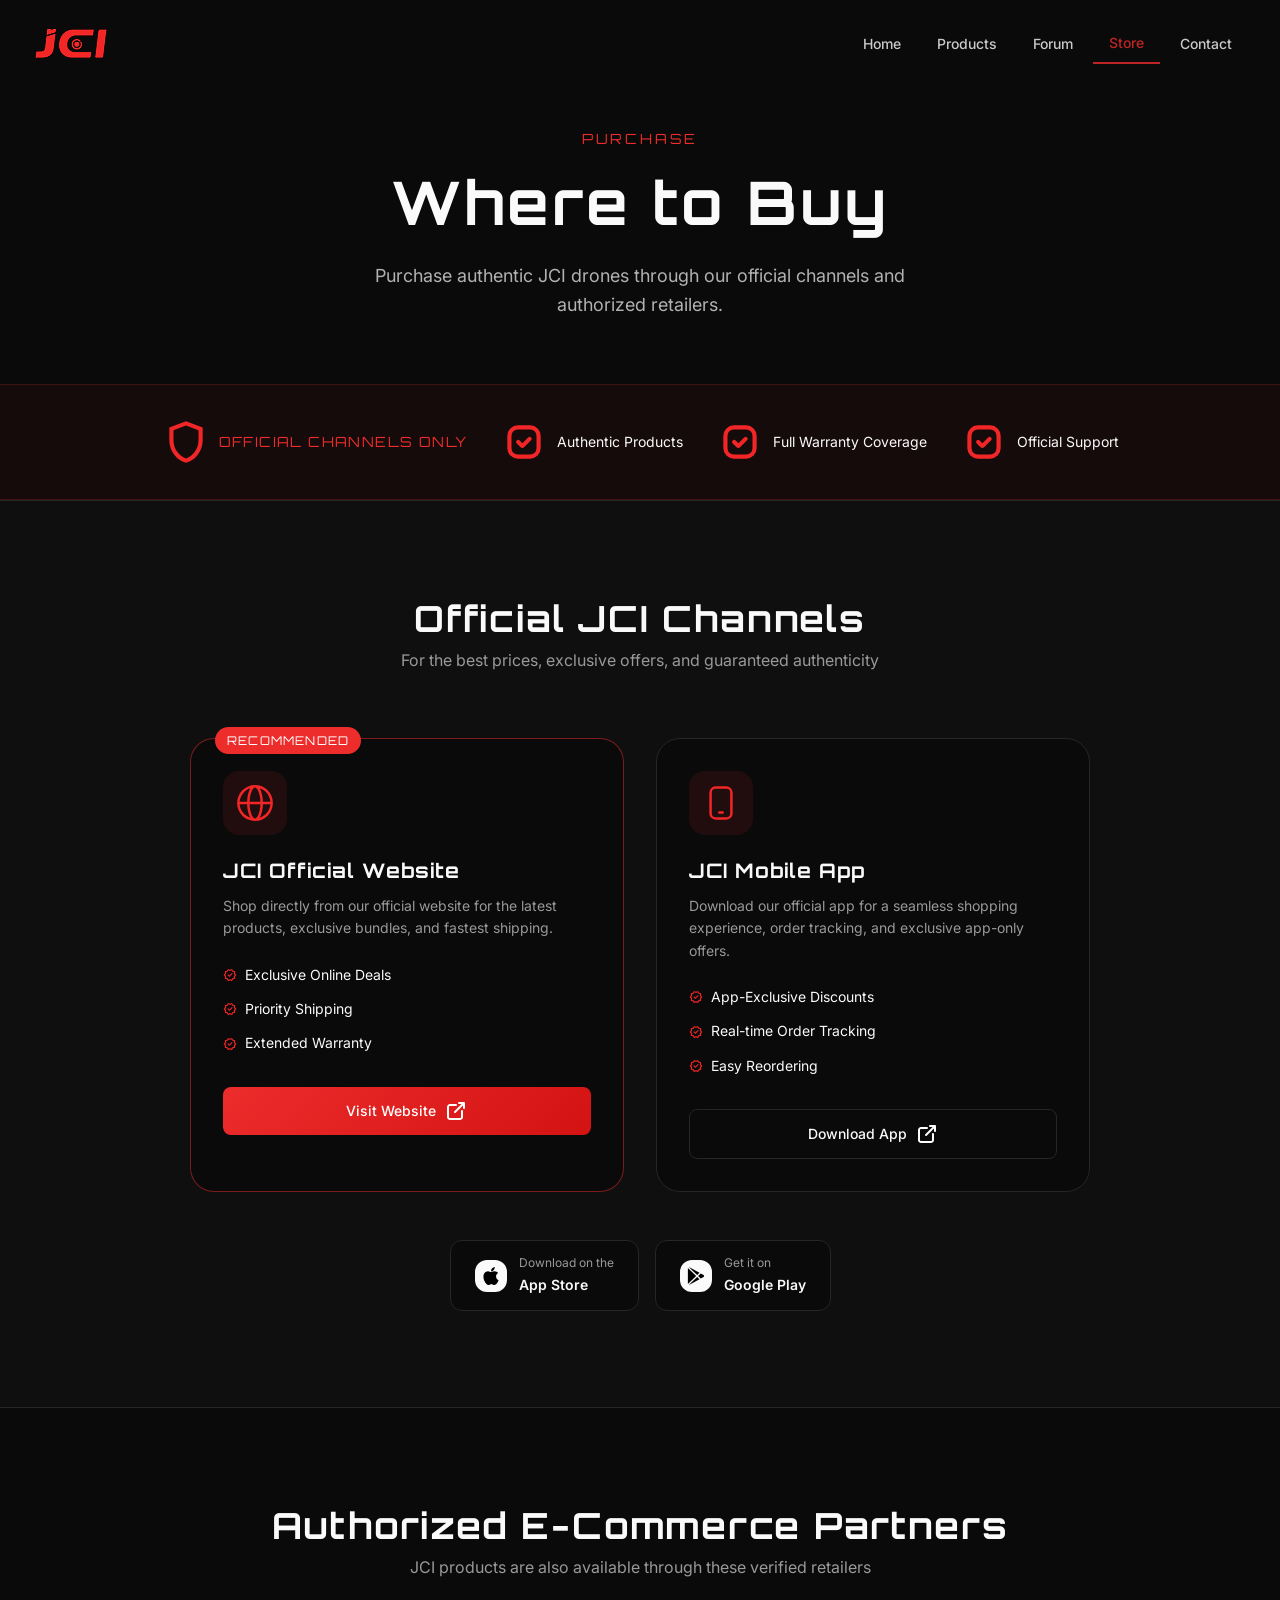
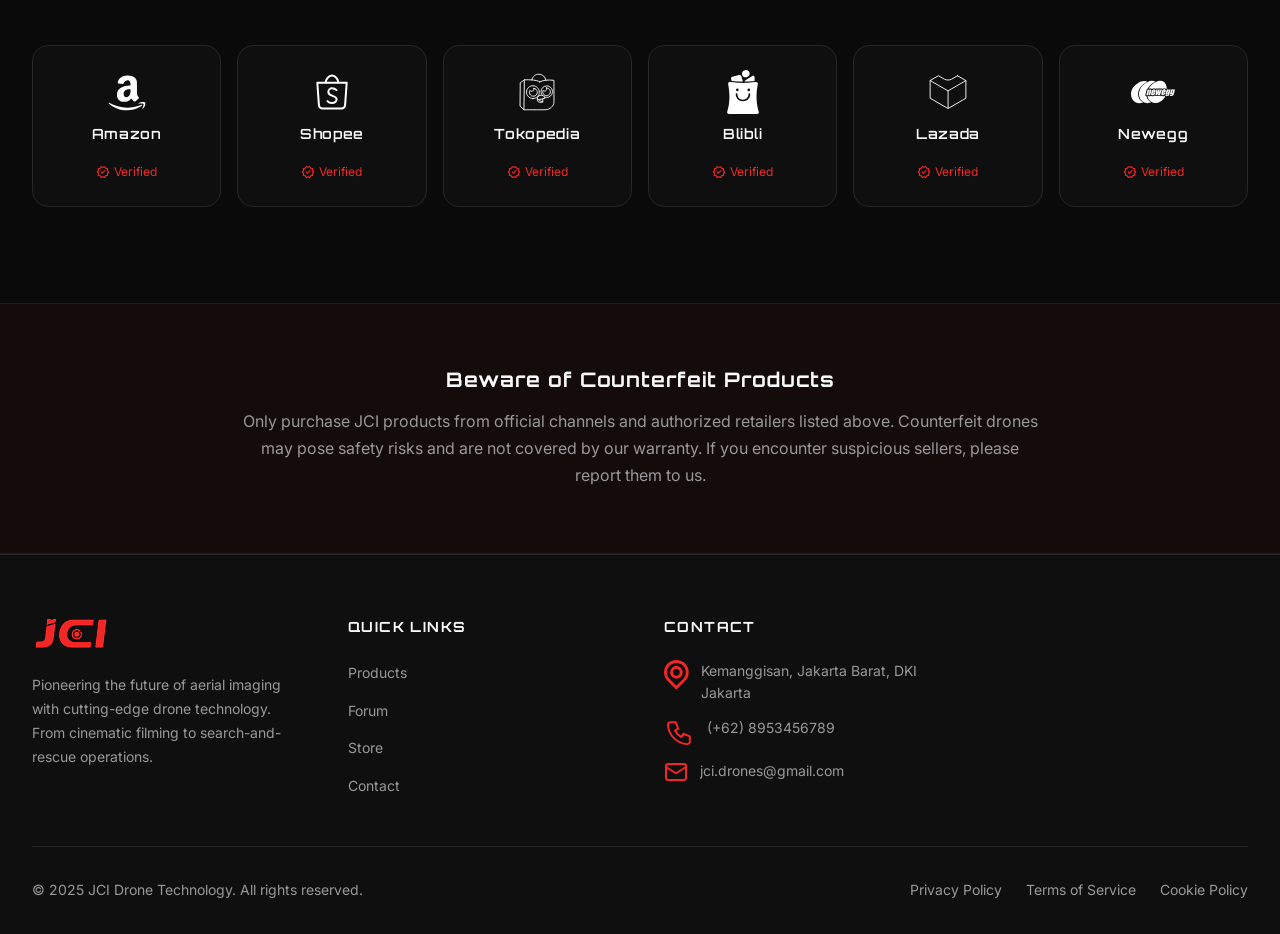
<file: store.html>
<!DOCTYPE html>
<html lang="en">

<head>
    <meta charset="UTF-8">
    <meta name="viewport" content="width=device-width, initial-scale=1.0">
    <meta name="description"
        content="Purchase authentic JCI drones through official channels and authorized retailers. Shop the JCI Official Website, Mobile App, or verified e-commerce partners.">
    <meta name="keywords" content="buy drones, JCI store, drone shop, official retailer, drone purchase">
    <title>Store | JCI Drone Technology</title>
    <link rel="icon" type="image/x-icon" href="assets/favicon.ico">
    <link rel="stylesheet" href="css/style.css">
</head>

<body>
    <!-- Header -->
    <header class="header">
        <div class="container">
            <a href="index.html" class="logo">
                <img src="assets/Photo/logo 2.png" alt="">
            </a>

            <nav class="nav-desktop">
                <a href="index.html" class="nav-link">Home</a>
                <a href="products.html" class="nav-link active">Products</a>
                <a href="forum.html" class="nav-link">Forum</a>
                <a href="store.html" class="nav-link">Store</a>
                <a href="contact.html" class="nav-link">Contact</a>
            </nav>

            <button class="mobile-toggle" aria-label="Toggle menu">
                <img src="assets/Photo/icon/hamburger.svg">
            </button>
        </div>
    </header>

    <!-- Mobile Navigation -->
    <nav class="nav-mobile">
        <a href="index.html">Home</a>
        <a href="products.html" class="active">Products</a>
        <a href="forum.html">Forum</a>
        <a href="store.html">Store</a>
        <a href="contact.html">Contact</a>
    </nav>

    <!-- Main Content -->
    <main>
        <!-- Page Header -->
        <section class="page-header">
            <div class="container">
                <p class="page-header-tag">Purchase</p>
                <h1 class="page-header-title">Where to Buy</h1>
                <p class="page-header-description">
                    Purchase authentic JCI drones through our official channels and authorized retailers.
                </p>
            </div>
        </section>

        <!-- Trust Banner -->
        <section class="trust-banner">
            <div class="container">
                <div class="trust-items">
                    <div class="trust-item primary">
                        <img src="assets/Photo/icon/shield.svg">
                        <span>Official Channels Only</span>
                    </div>
                    <div class="trust-item">
                        <img src="assets/Photo/icon/checklist.svg">
                        <span>Authentic Products</span>
                    </div>
                    <div class="trust-item">
                        <img src="assets/Photo/icon/checklist.svg">
                        <span>Full Warranty Coverage</span>
                    </div>
                    <div class="trust-item">
                        <img src="assets/Photo/icon/checklist.svg">
                        <span>Official Support</span>
                    </div>
                </div>
            </div>
        </section>

        <!-- Official Channels -->
        <section class="section section-card">
            <div class="container">
                <div class="section-header">
                    <h2 class="section-title">Official JCI Channels</h2>
                    <p class="section-description">For the best prices, exclusive offers, and guaranteed authenticity
                    </p>
                </div>

                <div class="grid-2" style="max-width: 900px; margin: 0 auto;">
                    <!-- Website Channel -->
                    <div class="channel-card primary">
                        <span class="channel-badge">Recommended</span>
                        <div class="channel-icon">
                            <img src="assets/Photo/icon/global.svg">
                        </div>
                        <h3 class="channel-title">JCI Official Website</h3>
                        <p class="channel-description">Shop directly from our official website for the latest products,
                            exclusive bundles, and fastest shipping.</p>
                        <ul class="channel-features">
                            <li class="channel-feature">
                                <img src="assets/Photo/icon/verified.svg">
                                Exclusive Online Deals
                            </li>
                            <li class="channel-feature">
                                <img src="assets/Photo/icon/verified.svg">
                                Priority Shipping
                            </li>
                            <li class="channel-feature">
                                <img src="assets/Photo/icon/verified.svg">
                                Extended Warranty
                            </li>
                        </ul>
                        <a href="#" class="btn btn-primary btn-full">
                            Visit Website
                            <img src="assets/Photo/icon/link.svg">
                        </a>
                    </div>

                    <!-- App Channel -->
                    <div class="channel-card">
                        <div class="channel-icon">
                            <img src="assets/Photo/icon/handphone.svg">
                        </div>
                        <h3 class="channel-title">JCI Mobile App</h3>
                        <p class="channel-description">Download our official app for a seamless shopping experience,
                            order tracking, and exclusive app-only offers.</p>
                        <ul class="channel-features">
                            <li class="channel-feature">
                                <img src="assets/Photo/icon/verified.svg">
                                App-Exclusive Discounts
                            </li>
                            <li class="channel-feature">
                                <img src="assets/Photo/icon/verified.svg">
                                Real-time Order Tracking
                            </li>
                            <li class="channel-feature">
                                <img src="assets/Photo/icon/verified.svg">
                                Easy Reordering
                            </li>
                        </ul>
                        <a href="#" class="btn btn-outline btn-full">
                            Download App
                            <img src="assets/Photo/icon/link.svg">
                        </a>
                    </div>
                </div>

                <!-- App Store Badges -->
                <div class="app-badges">
                    <div class="app-badge">
                        <div class="app-badge-icon">
                            <img src="assets/Photo/icon/app store.svg">
                        </div>
                        <div class="app-badge-text">
                            <small>Download on the</small>
                            <span>App Store</span>
                        </div>
                    </div>
                    <div class="app-badge">
                        <div class="app-badge-icon">
                            <img src="assets/Photo/icon/playstore.svg">
                        </div>
                        <div class="app-badge-text">
                            <small>Get it on</small>
                            <span>Google Play</span>
                        </div>
                    </div>
                </div>
            </div>
        </section>

        <!-- E-commerce Partners -->
        <section class="section">
            <div class="container">
                <div class="section-header">
                    <h2 class="section-title">Authorized E-Commerce Partners</h2>
                    <p class="section-description">JCI products are also available through these verified retailers</p>
                </div>

                <div class="grid-6">
                    <a href="https://www.amazon.com" target="_blank" rel="noopener noreferrer" class="partner-link">
                        <div class="partner-card">
                            <img src="assets/Photo/icon/amazon.svg">
                            <h4 class="partner-name">Amazon</h4>
                            <div class="partner-verified">
                                <img src="assets/Photo/icon/verified.svg" alt="verified">
                                Verified
                            </div>
                        </div>
                    </a>

                    <a href="https://shopee.co.id" target="_blank" rel="noopener noreferrer" class="partner-link">
                        <div class="partner-card">
                            <img src="assets/Photo/icon/shopee.svg">
                            <h4 class="partner-name">Shopee</h4>
                            <div class="partner-verified">
                                <img src="assets/Photo/icon/verified.svg" alt="verified">
                                Verified
                            </div>
                        </div>
                    </a>

                    <a href="https://www.tokopedia.com" target="_blank" rel="noopener noreferrer" class="partner-link">
                        <div class="partner-card">
                            <img src="assets/Photo/icon/tokped.svg">
                            <h4 class="partner-name">Tokopedia</h4>
                            <div class="partner-verified">
                                <img src="assets/Photo/icon/verified.svg" alt="verified">
                                Verified
                            </div>
                        </div>
                    </a>

                    <a href="https://www.blibli.com" target="_blank" rel="noopener noreferrer" class="partner-link">
                        <div class="partner-card">
                            <img src="assets/Photo/icon/blibli.svg">
                            <h4 class="partner-name">Blibli</h4>
                            <div class="partner-verified">
                                <img src="assets/Photo/icon/verified.svg" alt="verified">
                                Verified
                            </div>
                        </div>
                    </a>


                    <a href="https://www.lazada.co.id" target="_blank" rel="noopener noreferrer" class="partner-link">
                        <div class="partner-card">
                            <img src="assets/Photo/icon/lazada.svg">
                            <h4 class="partner-name">Lazada</h4>
                            <div class="partner-verified">
                                <img src="assets/Photo/icon/verified.svg" alt="verified">
                                Verified
                            </div>
                        </div>
                    </a>


                    <a href="https://www.newegg.com" target="_blank" rel="noopener noreferrer" class="partner-link">
                        <div class="partner-card">
                            <img src="assets/Photo/icon/newegg.svg">
                            <h4 class="partner-name">Newegg</h4>
                            <div class="partner-verified">
                                <img src="assets/Photo/icon/verified.svg" alt="verified">
                                Verified
                            </div>
                        </div>
                    </a>

                </div>
            </div>
        </section>

        <!-- Warning Section -->
        <section class="warning-section">
            <div class="container">
                <div class="warning-content">
                    <h3 class="warning-title">Beware of Counterfeit Products</h3>
                    <p class="warning-text">
                        Only purchase JCI products from official channels and authorized retailers listed above.
                        Counterfeit drones may pose safety risks and are not covered by our warranty.
                        If you encounter suspicious sellers, please report them to us.
                    </p>
                </div>
            </div>
        </section>
    </main>

    <!-- Footer -->
    <footer class="footer">
        <div class="container">
            <div class="footer-grid">
                <div class="footer-brand">
                    <a href="index.html" class="logo">
                        <img src="assets/Photo/logo 2.png" alt="">
                    </a>
                    <p>Pioneering the future of aerial imaging with cutting-edge drone technology. From cinematic
                        filming to search-and-rescue operations.</p>
                </div>


                <div class="footer-column">
                    <h4>Quick Links</h4>
                    <ul>
                        <li><a href="products.html">Products</a></li>
                        <li><a href="forum.html">Forum</a></li>
                        <li><a href="store.html">Store</a></li>
                        <li><a href="contact.html">Contact</a></li>
                    </ul>
                </div>

                <div class="footer-column">
                    <h4>Contact</h4>
                    <ul class="footer-contact">
                        <li>
                            <img src="assets/Photo/icon/address.svg" alt="Location icon" class="footer-icon">
                            <span>Kemanggisan, Jakarta Barat, DKI Jakarta</span>
                        </li>
                        <li>
                            <img src="assets/Photo/icon/phone.svg" alt="Location icon" class="footer-icon">
                            <span>(+62) 8953456789</span>
                        </li>
                        <li>
                            <img src="assets/Photo/icon/email.svg" alt="Location icon" class="footer-icon">
                            <span>jci.drones@gmail.com</span>
                        </li>
                    </ul>
                </div>
            </div>

            <div class="footer-bottom">
                <p>&copy; 2025 JCI Drone Technology. All rights reserved.</p>
                <div class="footer-links">
                    <a href="#">Privacy Policy</a>
                    <a href="#">Terms of Service</a>
                    <a href="#">Cookie Policy</a>
                </div>
            </div>
        </div>
    </footer>

    <script src="js/main.js"></script>
</body>

</html>
</file>
<file: css/style.css>
/* ============================================
   JCI Drone Technology - Main Stylesheet
   ============================================ */

/* Google Fonts */
@import url('https://fonts.googleapis.com/css2?family=Orbitron:wght@400;500;600;700;800;900&family=Inter:wght@300;400;500;600;700&display=swap');

/* ============================================
   CSS Variables (Design System)
   ============================================ */
:root {
    /* Brand Colors */
    --jci-red: hsl(0, 84%, 55%);
    --jci-red-glow: hsl(0, 84%, 65%);
    --jci-dark: hsl(0, 0%, 4%);
    --jci-darker: hsl(0, 0%, 2%);
    --jci-gray: hsl(0, 0%, 12%);
    --jci-gray-light: hsl(0, 0%, 18%);
    --jci-white: hsl(0, 0%, 98%);
    --jci-muted: hsl(0, 0%, 60%);

    /* Semantic Tokens */
    --background: hsl(0, 0%, 4%);
    --foreground: hsl(0, 0%, 98%);
    --card: hsl(0, 0%, 6%);
    --card-foreground: hsl(0, 0%, 98%);
    --primary: hsl(0, 84%, 55%);
    --primary-foreground: hsl(0, 0%, 100%);
    --secondary: hsl(0, 0%, 12%);
    --secondary-foreground: hsl(0, 0%, 98%);
    --muted: hsl(0, 0%, 15%);
    --muted-foreground: hsl(0, 0%, 60%);
    --border: hsl(0, 0%, 15%);
    --destructive: hsl(0, 62%, 50%);

    /* Typography */
    --font-heading: 'Orbitron', sans-serif;
    --font-body: 'Inter', sans-serif;

    /* Font Sizes */
    --text-xs: 0.75rem;
    --text-sm: 0.875rem;
    --text-base: 1rem;
    --text-lg: 1.125rem;
    --text-xl: 1.25rem;
    --text-2xl: 1.5rem;
    --text-3xl: 1.875rem;
    --text-4xl: 2.25rem;
    --text-5xl: 3rem;
    --text-6xl: 3.75rem;
    --text-7xl: 4.5rem;

    /* Font Weights */
    --font-light: 300;
    --font-normal: 400;
    --font-medium: 500;
    --font-semibold: 600;
    --font-bold: 700;
    --font-extrabold: 800;

    /* Gradients */
    --gradient-hero: linear-gradient(180deg, hsla(0, 0%, 0%, 0.4) 0%, hsla(0, 0%, 0%, 0.8) 100%);
    --gradient-red: linear-gradient(135deg, hsl(0, 84%, 55%) 0%, hsl(0, 84%, 45%) 100%);

    /* Shadows */
    --shadow-glow: 0 0 40px hsla(0, 84%, 55%, 0.3);
    --shadow-card: 0 4px 20px hsla(0, 0%, 0%, 0.4);

    /* Border Radius */
    --radius: 0.5rem;
    --radius-lg: 0.75rem;
    --radius-xl: 1rem;
    --radius-2xl: 1.5rem;

    /* Transitions */
    --transition: all 0.3s ease;
}

/* ============================================
   Reset & Base Styles
   ============================================ */
*,
*::before,
*::after {
    box-sizing: border-box;
    margin: 0;
    padding: 0;
}

html {
    scroll-behavior: smooth;
}

body {
    font-family: var(--font-body);
    background-color: var(--background);
    color: var(--foreground);
    line-height: 1.6;
    -webkit-font-smoothing: antialiased;
    -moz-osx-font-smoothing: grayscale;
}

h1,
h2,
h3,
h4,
h5,
h6 {
    font-family: var(--font-heading);
    font-weight: var(--font-bold);
    letter-spacing: 0.05em;
    line-height: 1.2;
}

a {
    text-decoration: none;
    color: inherit;
}

ul,
ol {
    list-style: none;
}

img {
    max-width: 100%;
    height: auto;
    display: block;
}

button {
    cursor: pointer;
    font-family: inherit;
    border: none;
    background: none;
}

input,
textarea,
select {
    font-family: inherit;
    font-size: inherit;
}

/* ============================================
   Layout & Container
   ============================================ */
.container {
    width: 100%;
    max-width: 1280px;
    margin: 0 auto;
    padding: 0 1rem;
}

@media (min-width: 640px) {
    .container {
        padding: 0 1.5rem;
    }
}

@media (min-width: 1024px) {
    .container {
        padding: 0 2rem;
    }
}

/* ============================================
   Header & Navigation
   ============================================ */
.header {
    position: fixed;
    top: 0;
    left: 0;
    right: 0;
    z-index: 1000;
    transition: var(--transition);
    padding: 1.5rem 0;
}

.header.scrolled {
    background-color: hsla(0, 0%, 4%, 0.95);
    backdrop-filter: blur(12px);
    border-bottom: 1px solid var(--border);
    padding: 0.75rem 0;
}

.header .container {
    display: flex;
    align-items: center;
    justify-content: space-between;
}

.logo {
    display: flex;
    align-items: center;
    gap: 0.75rem;
}

.logo-icon {
    width: 2.5rem;
    height: 2.5rem;
    background: var(--primary);
    border-radius: var(--radius-lg);
    display: flex;
    align-items: center;
    justify-content: center;
    font-family: var(--font-heading);
    font-weight: var(--font-bold);
    font-size: var(--text-xl);
    color: var(--primary-foreground);
    transition: var(--transition);
}

.logo:hover .logo-icon {
    box-shadow: var(--shadow-glow);
}

.logo-text {
    font-family: var(--font-heading);
    font-weight: var(--font-bold);
    font-size: var(--text-xl);
    letter-spacing: 0.1em;
}

.nav-desktop {
    display: none;
    align-items: center;
    gap: 0.25rem;
}

@media (min-width: 768px) {
    .nav-desktop {
        display: flex;
    }
}

.nav-link {
    padding: 0.5rem 1rem;
    font-family: var(--font-body);
    font-size: var(--text-sm);
    font-weight: var(--font-medium);
    color: var(--foreground);
    opacity: 0.8;
    transition: var(--transition);
    border-radius: var(--radius);
}

.nav-link:hover {
    opacity: 1;
    color: var(--primary);
}

.nav-link.active {
    color: var(--primary);
    border-bottom: 2px solid var(--primary);
    border-radius: 0;
}

.mobile-toggle {
    display: flex;
    align-items: center;
    justify-content: center;
    padding: 0.5rem;
    color: var(--foreground);
    transition: var(--transition);
    background: transparent;
    border: none;
    cursor: pointer;
    z-index: 1001;
    position: relative;
}

.mobile-toggle:hover {
    color: var(--primary);
}

.mobile-toggle:focus {
    outline: 2px solid var(--primary);
    outline-offset: 2px;
}

@media (min-width: 768px) {
    .mobile-toggle {
        display: none;
    }
}

.mobile-toggle svg {
    width: 1.5rem;
    height: 1.5rem;
    pointer-events: none;
}

.nav-mobile {
    display: none;
    flex-direction: column;
    position: fixed;
    top: 0;
    left: 0;
    right: 0;
    bottom: 0;
    background-color: hsla(0, 0%, 4%, 0.98);
    backdrop-filter: blur(12px);
    padding: 5rem 1.5rem 2rem;
    z-index: 999;
    overflow-y: auto;
}

.nav-mobile.open {
    display: flex;
}

@media (min-width: 768px) {
    .nav-mobile {
        display: none !important;
    }
}

.nav-mobile a {
    display: block;
    padding: 1rem 1.5rem;
    border-radius: var(--radius-lg);
    color: var(--foreground);
    font-family: var(--font-heading);
    font-size: var(--text-xl);
    font-weight: var(--font-medium);
    letter-spacing: 0.05em;
    transition: var(--transition);
    text-align: center;
}

.nav-mobile a:hover,
.nav-mobile a.active {
    color: var(--primary);
    background-color: hsla(0, 84%, 55%, 0.1);
}

.mobile-toggle .close-icon {
    display: none;
}

.mobile-toggle.active .menu-icon {
    display: none;
}

.mobile-toggle.active .close-icon {
    display: block;
}

/* ============================================
   Footer
   ============================================ */
.footer {
    background-color: var(--card);
    border-top: 1px solid var(--border);
    padding: 4rem 0 2rem;
}

.footer-grid {
    display: grid;
    grid-template-columns: 1fr;
    gap: 3rem;
    margin-bottom: 3rem;
}

@media (min-width: 768px) {
    .footer-grid {
        grid-template-columns: repeat(2, 1fr);
    }
}

@media (min-width: 1024px) {
    .footer-grid {
        grid-template-columns: repeat(4, 1fr);
    }
}

.footer-brand p {
    color: var(--muted-foreground);
    font-size: var(--text-sm);
    line-height: 1.7;
    margin-top: 1.5rem;
}

.footer-social {
    display: flex;
    gap: 1rem;
    margin-top: 1.5rem;
}

.footer-social a {
    color: var(--muted-foreground);
    transition: var(--transition);
}

.footer-social a:hover {
    color: var(--primary);
}

.footer-social svg {
    width: 1.25rem;
    height: 1.25rem;
}

.footer-column h4 {
    font-size: var(--text-sm);
    text-transform: uppercase;
    letter-spacing: 0.1em;
    margin-bottom: 1.5rem;
}

.footer-column ul {
    display: flex;
    flex-direction: column;
    gap: 0.75rem;
}

.footer-column a {
    color: var(--muted-foreground);
    font-size: var(--text-sm);
    transition: var(--transition);
}

.footer-column a:hover {
    color: var(--primary);
}

.footer-contact li {
    display: flex;
    align-items: flex-start;
    gap: 0.75rem;
    color: var(--muted-foreground);
    font-size: var(--text-sm);
}

.footer-contact svg {
    width: 1.125rem;
    height: 1.125rem;
    color: var(--primary);
    flex-shrink: 0;
    margin-top: 0.125rem;
}

.footer-bottom {
    padding-top: 2rem;
    border-top: 1px solid var(--border);
    display: flex;
    flex-direction: column;
    align-items: center;
    gap: 1rem;
}

@media (min-width: 768px) {
    .footer-bottom {
        flex-direction: row;
        justify-content: space-between;
    }
}

.footer-bottom p {
    color: var(--muted-foreground);
    font-size: var(--text-sm);
}

.footer-links {
    display: flex;
    gap: 1.5rem;
}

.footer-links a {
    color: var(--muted-foreground);
    font-size: var(--text-sm);
    transition: var(--transition);
}

.footer-links a:hover {
    color: var(--primary);
}

/* ============================================
   Buttons
   ============================================ */
.btn {
    display: inline-flex;
    align-items: center;
    justify-content: center;
    gap: 0.5rem;
    padding: 0.75rem 1.5rem;
    font-family: var(--font-body);
    font-size: var(--text-sm);
    font-weight: var(--font-medium);
    border-radius: var(--radius);
    transition: var(--transition);
    cursor: pointer;
    border: none;
}

.btn-primary {
    background: var(--gradient-red);
    color: var(--primary-foreground);
}

/* .btn-primary:hover {
    box-shadow: var(--shadow-glow);
    transform: translateY(-2px);
} */

.btn-outline {
    background: transparent;
    border: 1px solid var(--border);
    color: var(--foreground);
}

/* .btn-outline:hover {
    border-color: var(--primary);
    color: var(--primary);
} */

.btn-hero {
    background: var(--gradient-red);
    color: var(--primary-foreground);
    padding: 1rem 2rem;
    font-size: var(--text-base);
}

/* .btn-hero:hover {
    box-shadow: var(--shadow-glow);
    transform: translateY(-2px);
} */

.btn-hero-outline {
    background: hsla(0, 0%, 100%, 0.1);
    border: 1px solid hsla(0, 0%, 100%, 0.3);
    color: var(--foreground);
    padding: 1rem 2rem;
    font-size: var(--text-base);
}

/* .btn-hero-outline:hover {
    background: hsla(0, 0%, 100%, 0.2);
    border-color: var(--primary);
} */

.btn-lg {
    padding: 0.875rem 1.75rem;
}

.btn-sm {
    padding: 0.5rem 1rem;
    font-size: var(--text-xs);
}

.btn-full {
    width: 100%;
}

/* ============================================
   Form Elements
   ============================================ */
.form-group {
    margin-bottom: 1.5rem;
}

.form-label {
    display: block;
    font-size: var(--text-sm);
    font-weight: var(--font-medium);
    margin-bottom: 0.5rem;
}

.form-input,
.form-textarea,
.form-select {
    width: 100%;
    padding: 0.75rem 1rem;
    background-color: var(--secondary);
    border: 1px solid var(--border);
    border-radius: var(--radius);
    color: var(--foreground);
    font-size: var(--text-sm);
    transition: var(--transition);
}

.form-input:focus,
.form-textarea:focus,
.form-select:focus {
    outline: none;
    border-color: var(--primary);
    box-shadow: 0 0 0 3px hsla(0, 84%, 55%, 0.2);
}

.form-input::placeholder,
.form-textarea::placeholder {
    color: var(--muted-foreground);
}

.form-input.error,
.form-textarea.error,
.form-select.error {
    border-color: var(--destructive);
}

.form-textarea {
    resize: vertical;
    min-height: 120px;
}

.form-select {
    appearance: none;
    background-image: url("data:image/svg+xml,%3Csvg xmlns='http://www.w3.org/2000/svg' width='24' height='24' viewBox='0 0 24 24' fill='none' stroke='%23999' stroke-width='2' stroke-linecap='round' stroke-linejoin='round'%3E%3Cpolyline points='6 9 12 15 18 9'%3E%3C/polyline%3E%3C/svg%3E");
    background-repeat: no-repeat;
    background-position: right 1rem center;
    background-size: 1rem;
    padding-right: 3rem;
}

.form-error {
    display: flex;
    align-items: center;
    gap: 0.25rem;
    color: var(--destructive);
    font-size: var(--text-sm);
    margin-top: 0.5rem;
}

.form-error svg {
    width: 1rem;
    height: 1rem;
}

.form-checkbox-wrapper {
    display: flex;
    align-items: flex-start;
    gap: 0.75rem;
}

.form-checkbox {
    width: 1.25rem;
    height: 1.25rem;
    accent-color: var(--primary);
    margin-top: 0.125rem;
    flex-shrink: 0;
}

.form-checkbox-label {
    font-size: var(--text-sm);
    color: var(--muted-foreground);
    line-height: 1.5;
}

.form-checkbox-label a {
    color: var(--primary);
}

.form-checkbox-label a:hover {
    text-decoration: underline;
}

.char-count {
    font-size: var(--text-xs);
    color: var(--muted-foreground);
    margin-top: 0.25rem;
}

/* ============================================
   Cards
   ============================================ */
.card {
    background-color: var(--card);
    border: 1px solid var(--border);
    border-radius: var(--radius-xl);
    overflow: hidden;
    transition: var(--transition);
}

/* .card:hover {
    border-color: hsla(0, 84%, 55%, 0.5);
    box-shadow: 0 0 40px hsla(0, 84%, 55%, 0.15);
} */

.card-featured {
    border-color: hsla(0, 84%, 55%, 0.3);
}

.card-badge {
    position: absolute;
    top: 1rem;
    left: 1rem;
    padding: 0.25rem 0.75rem;
    background-color: var(--primary);
    color: var(--primary-foreground);
    font-family: var(--font-heading);
    font-size: var(--text-xs);
    text-transform: uppercase;
    letter-spacing: 0.1em;
    border-radius: 9999px;
    z-index: 10;
}

/* ============================================
   Hero Section
   ============================================ */
.hero {
    position: relative;
    min-height: 100vh;
    display: flex;
    align-items: center;
    justify-content: center;
    overflow: hidden;
}

.hero-bg {
    position: absolute;
    inset: 0;
    background-size: cover;
    background-position: center;
    background-repeat: no-repeat;
}

.hero-bg video {
    width: 100%;
    height: 100%;
    object-fit: cover;
}

.hero-overlay {
    position: absolute;
    inset: 0;
    background: var(--gradient-hero);
}

.hero-content {
    position: relative;
    z-index: 10;
    text-align: center;
    padding: 8rem 1rem;
    max-width: 800px;
}

.hero-tag {
    font-family: var(--font-heading);
    color: var(--primary);
    text-transform: uppercase;
    letter-spacing: 0.3em;
    font-size: var(--text-sm);
    margin-bottom: 1.5rem;
}

.hero-title {
    font-size: var(--text-4xl);
    margin-bottom: 1.5rem;
}

@media (min-width: 640px) {
    .hero-title {
        font-size: var(--text-5xl);
    }
}

@media (min-width: 768px) {
    .hero-title {
        font-size: var(--text-6xl);
    }
}

@media (min-width: 1024px) {
    .hero-title {
        font-size: var(--text-7xl);
    }
}

.hero-title .gradient-text {
    background: var(--gradient-red);
    -webkit-background-clip: text;
    -webkit-text-fill-color: transparent;
    background-clip: text;
}

.hero-description {
    color: hsla(0, 0%, 98%, 0.7);
    font-size: var(--text-lg);
    max-width: 600px;
    margin: 0 auto 2.5rem;
}

@media (min-width: 768px) {
    .hero-description {
        font-size: var(--text-xl);
    }
}

.hero-buttons {
    display: flex;
    flex-direction: column;
    gap: 1rem;
    justify-content: center;
}

@media (min-width: 640px) {
    .hero-buttons {
        flex-direction: row;
    }
}

.scroll-indicator {
    position: absolute;
    bottom: 2rem;
    left: 50%;
    transform: translateX(-50%);
    animation: bounce 2s infinite;
}

.scroll-indicator-inner {
    width: 1.5rem;
    height: 2.5rem;
    border: 2px solid hsla(0, 0%, 98%, 0.3);
    border-radius: 9999px;
    display: flex;
    align-items: flex-start;
    justify-content: center;
    padding-top: 0.5rem;
}

.scroll-indicator-dot {
    width: 0.25rem;
    height: 0.5rem;
    background-color: var(--primary);
    border-radius: 9999px;
    animation: pulse 2s infinite;
}

@keyframes bounce {

    0%,
    100% {
        transform: translateX(-50%) translateY(0);
    }

    50% {
        transform: translateX(-50%) translateY(-10px);
    }
}

@keyframes pulse {

    0%,
    100% {
        opacity: 1;
    }

    50% {
        opacity: 0.5;
    }
}

/* ============================================
   Page Header
   ============================================ */
.page-header {
    padding: 8rem 0 4rem;
    background-color: var(--background);
    text-align: center;
}

.page-header-tag {
    font-family: var(--font-heading);
    color: var(--primary);
    text-transform: uppercase;
    letter-spacing: 0.2em;
    font-size: var(--text-sm);
    margin-bottom: 1rem;
}

.page-header-title {
    font-size: var(--text-4xl);
    margin-bottom: 1.5rem;
}

@media (min-width: 768px) {
    .page-header-title {
        font-size: var(--text-5xl);
    }
}

@media (min-width: 1024px) {
    .page-header-title {
        font-size: var(--text-6xl);
    }
}

.page-header-description {
    color: hsla(0, 0%, 98%, 0.7);
    font-size: var(--text-lg);
    max-width: 600px;
    margin: 0 auto;
}

/* ============================================
   Sections
   ============================================ */
.section {
    padding: 6rem 0;
}

.section-card {
    background-color: var(--card);
    border-top: 1px solid var(--border);
    border-bottom: 1px solid var(--border);
}

.section-header {
    text-align: center;
    margin-bottom: 4rem;
}

.section-tag {
    font-family: var(--font-heading);
    color: var(--primary);
    text-transform: uppercase;
    letter-spacing: 0.2em;
    font-size: var(--text-sm);
    margin-bottom: 1rem;
}

.section-title {
    font-size: var(--text-3xl);
}

@media (min-width: 768px) {
    .section-title {
        font-size: var(--text-4xl);
    }
}

.section-description {
    color: var(--muted-foreground);
    margin-top: 0.5rem;
}

/* ============================================
   Grid Layouts
   ============================================ */
.grid-2 {
    display: grid;
    grid-template-columns: 1fr;
    gap: 2rem;
}

@media (min-width: 768px) {
    .grid-2 {
        grid-template-columns: repeat(2, 1fr);
    }
}

.grid-3 {
    display: grid;
    grid-template-columns: 1fr;
    gap: 2rem;
}

@media (min-width: 768px) {
    .grid-3 {
        grid-template-columns: repeat(2, 1fr);
    }
}

@media (min-width: 1024px) {
    .grid-3 {
        grid-template-columns: repeat(3, 1fr);
    }
}

.grid-4 {
    display: grid;
    grid-template-columns: 1fr;
    gap: 1.5rem;
}

@media (min-width: 640px) {
    .grid-4 {
        grid-template-columns: repeat(2, 1fr);
    }
}

@media (min-width: 1024px) {
    .grid-4 {
        grid-template-columns: repeat(4, 1fr);
    }
}

.grid-6 {
    display: grid;
    grid-template-columns: repeat(2, 1fr);
    gap: 1rem;
}

@media (min-width: 768px) {
    .grid-6 {
        grid-template-columns: repeat(3, 1fr);
    }
}

@media (min-width: 1024px) {
    .grid-6 {
        grid-template-columns: repeat(6, 1fr);
    }
}

/* ============================================
   Category Navigation
   ============================================ */
.category-nav {
    display: flex;
    flex-wrap: wrap;
    gap: 0.75rem;
    justify-content: center;
    padding: 1rem 0;
}

.category-tab {
    padding: 0.625rem 1.25rem;
    font-family: var(--font-heading);
    font-size: var(--text-xs);
    font-weight: var(--font-medium);
    text-transform: uppercase;
    letter-spacing: 0.1em;
    color: var(--muted-foreground);
    background-color: var(--secondary);
    border: 1px solid var(--border);
    border-radius: var(--radius-2xl);
    transition: var(--transition);
}

.category-tab:hover {
    color: var(--foreground);
    border-color: var(--primary);
    background-color: hsla(0, 84%, 55%, 0.1);
}

/* Category Section */
.category-section {
    scroll-margin-top: 6rem;
}

.category-header {
    display: flex;
    align-items: center;
    gap: 1rem;
    margin-bottom: 2rem;
}

.category-icon {
    width: 3.5rem;
    height: 3.5rem;
    display: flex;
    align-items: center;
    justify-content: center;
    background: hsla(0, 84%, 55%, 0.15);
    border-radius: var(--radius-lg);
    color: var(--primary);
}

.category-grid {
    display: grid;
    grid-template-columns: 1fr;
    gap: 1.5rem;
}

@media (min-width: 768px) {
    .category-grid {
        grid-template-columns: 1fr 1fr;
    }
}

@media (min-width: 1024px) {
    .category-grid {
        grid-template-columns: 1.2fr 1fr;
    }
}

/* ============================================
   Product Cards
   ============================================ */
.product-card {
    position: relative;
    background-color: var(--card);
    border: 1px solid var(--border);
    border-radius: var(--radius-xl);
    overflow: hidden;
    transition: var(--transition);
}

.product-card:hover {
    border-color: hsla(0, 84%, 55%, 0.5);
    box-shadow: 0 0 40px hsla(0, 84%, 55%, 0.15);
}

.product-card.featured {
    border-color: hsla(0, 84%, 55%, 0.3);
}

.product-card.top-pick {
    border-color: hsla(0, 84%, 55%, 0.4);
    background: linear-gradient(135deg, var(--card) 0%, hsla(0, 84%, 55%, 0.05) 100%);
}

.product-card.top-pick:hover {
    border-color: var(--primary);
    box-shadow: 0 0 60px hsla(0, 84%, 55%, 0.25);
}

.top-badge {
    background: var(--gradient-red) !important;
    font-weight: var(--font-semibold) !important;
}

.product-image {
    position: relative;
    height: 12rem;
    background-color: var(--background);
    overflow: hidden;
}

.product-card.top-pick .product-image {
    height: 14rem;
}

@media (min-width: 768px) {
    .product-image {
        height: 14rem;
    }

    .product-card.top-pick .product-image {
        height: 16rem;
    }
}

.product-image img {
    width: 100%;
    height: 100%;
    object-fit: contain;
    padding: 1rem;
    transition: transform 0.5s ease;
}

/* .product-card:hover .product-image img {
    transform: scale(1.1);
} */

.product-content {
    padding: 1.5rem;
}

.product-category {
    color: var(--primary);
    font-family: var(--font-heading);
    font-size: var(--text-xs);
    text-transform: uppercase;
    letter-spacing: 0.1em;
    margin-bottom: 0.5rem;
}

.product-name {
    font-size: var(--text-xl);
    margin-bottom: 0.5rem;
}

.product-card.top-pick .product-name {
    font-size: var(--text-2xl);
}

.product-description {
    color: var(--muted-foreground);
    font-size: var(--text-sm);
    line-height: 1.6;
    display: -webkit-box;
    -webkit-line-clamp: 2;
    -webkit-box-orient: vertical;
    overflow: hidden;
    margin-bottom: 1rem;
}

.product-card.top-pick .product-description {
    -webkit-line-clamp: 3;
}

.product-footer {
    display: flex;
    align-items: center;
    justify-content: space-between;
    padding-top: 0.5rem;
}

.product-price {
    font-family: var(--font-heading);
    font-weight: var(--font-bold);
    font-size: var(--text-lg);
}

.product-card.top-pick .product-price {
    font-size: var(--text-xl);
    color: var(--primary);
}

/* ============================================
   Forum Cards
   ============================================ */
.forum-card {
    background-color: var(--card);
    border: 1px solid var(--border);
    border-radius: var(--radius-xl);
    padding: 1.5rem;
    transition: var(--transition);
}

.forum-card:hover {
    border-color: hsla(0, 84%, 55%, 0.3);
}

.forum-card-inner {
    display: flex;
    gap: 1rem;
}

.forum-avatar {
    width: 3rem;
    height: 3rem;
    border-radius: 50%;
    display: flex;
    align-items: center;
    justify-content: center;
    flex-shrink: 0;
}

.forum-avatar.company {
    background-color: hsla(0, 84%, 55%, 0.2);
}

.forum-avatar.user {
    background-color: var(--secondary);
}

.forum-avatar span {
    font-family: var(--font-heading);
    font-weight: var(--font-bold);
    color: var(--primary);
    font-size: var(--text-sm);
}

.forum-avatar svg {
    width: 1.25rem;
    height: 1.25rem;
    color: var(--muted-foreground);
}

.forum-content {
    flex: 1;
    min-width: 0;
}

.forum-meta {
    display: flex;
    align-items: center;
    gap: 0.5rem;
    flex-wrap: wrap;
    margin-bottom: 0.5rem;
}

.forum-creator {
    font-size: var(--text-sm);
    font-weight: var(--font-medium);
}

.forum-creator.company {
    color: var(--primary);
}

.forum-verified {
    color: var(--primary);
}

.forum-verified svg {
    width: 1rem;
    height: 1rem;
}

.forum-dot {
    color: var(--muted-foreground);
    font-size: var(--text-xs);
}

.forum-time {
    color: var(--muted-foreground);
    font-size: var(--text-xs);
}

.forum-category-badge {
    padding: 0.125rem 0.5rem;
    background-color: var(--secondary);
    color: var(--secondary-foreground);
    font-size: var(--text-xs);
    border-radius: 9999px;
}

.forum-title {
    font-size: var(--text-lg);
    margin-bottom: 0.5rem;
    transition: var(--transition);
}

/* .forum-card:hover .forum-title {
    color: var(--primary);
} */

.forum-description {
    color: var(--muted-foreground);
    font-size: var(--text-sm);
    line-height: 1.6;
    display: -webkit-box;
    -webkit-line-clamp: 2;
    -webkit-box-orient: vertical;
    overflow: hidden;
    margin-bottom: 1rem;
}

.forum-stats {
    display: flex;
    align-items: center;
    gap: 1.5rem;
    color: var(--muted-foreground);
    font-size: var(--text-sm);
}

.forum-stat {
    display: flex;
    align-items: center;
    gap: 0.375rem;
    transition: var(--transition);
    cursor: pointer;
}

/* .forum-stat:hover {
    color: var(--primary);
} */

.forum-stat svg {
    width: 1rem;
    height: 1rem;
}

/* ============================================
   Forum Sidebar
   ============================================ */
.forum-sidebar {
    position: sticky;
    top: 6rem;
}

.forum-categories {
    background-color: var(--background);
    border: 1px solid var(--border);
    border-radius: var(--radius-xl);
    padding: 1.5rem;
}

.forum-categories-header {
    display: flex;
    align-items: center;
    gap: 0.5rem;
    margin-bottom: 1rem;
}

.forum-categories-header svg {
    width: 1.25rem;
    height: 1.25rem;
    color: var(--primary);
}

.forum-categories-header h3 {
    font-size: var(--text-base);
}

.forum-category-list {
    display: flex;
    flex-direction: column;
    gap: 0.5rem;
}

.forum-category-btn {
    display: flex;
    align-items: center;
    justify-content: space-between;
    width: 100%;
    padding: 0.5rem 0.75rem;
    border-radius: var(--radius-lg);
    font-size: var(--text-sm);
    color: var(--muted-foreground);
    transition: var(--transition);
    text-align: left;
}

.forum-category-btn:hover {
    background-color: var(--secondary);
}

.forum-category-btn.active {
    background-color: hsla(0, 84%, 55%, 0.1);
    color: var(--primary);
}

.forum-category-count {
    font-size: var(--text-xs);
    opacity: 0.6;
}

/* ============================================
   Store Page
   ============================================ */
.trust-banner {
    padding: 2rem 0;
    background-color: hsla(0, 84%, 55%, 0.05);
    border-top: 1px solid hsla(0, 84%, 55%, 0.2);
    border-bottom: 1px solid hsla(0, 84%, 55%, 0.2);
}

.trust-items {
    display: flex;
    flex-wrap: wrap;
    align-items: center;
    justify-content: center;
    gap: 2rem;
}

.trust-item {
    display: flex;
    align-items: center;
    gap: 0.5rem;
    font-size: var(--text-sm);
}

.trust-item svg {
    width: 1.25rem;
    height: 1.25rem;
    color: var(--primary);
}

.trust-item.primary {
    color: var(--primary);
    font-family: var(--font-heading);
    text-transform: uppercase;
    letter-spacing: 0.1em;
}

.channel-card {
    position: relative;
    background-color: var(--background);
    border: 1px solid var(--border);
    border-radius: var(--radius-2xl);
    padding: 2rem;
    transition: var(--transition);
}

.channel-card:hover {
    box-shadow: 0 0 40px hsla(0, 84%, 55%, 0.15);
}

.channel-card.primary {
    border-color: hsla(0, 84%, 55%, 0.5);
}

.channel-badge {
    position: absolute;
    top: -0.75rem;
    left: 1.5rem;
    padding: 0.25rem 0.75rem;
    background-color: var(--primary);
    color: var(--primary-foreground);
    font-family: var(--font-heading);
    font-size: var(--text-xs);
    text-transform: uppercase;
    letter-spacing: 0.1em;
    border-radius: 9999px;
}

.channel-icon {
    width: 4rem;
    height: 4rem;
    border-radius: var(--radius-xl);
    background-color: hsla(0, 84%, 55%, 0.1);
    display: flex;
    align-items: center;
    justify-content: center;
    margin-bottom: 1.5rem;
}

.channel-icon svg {
    width: 2rem;
    height: 2rem;
    color: var(--primary);
}

.channel-title {
    font-size: var(--text-xl);
    margin-bottom: 0.75rem;
}

.channel-description {
    color: var(--muted-foreground);
    font-size: var(--text-sm);
    line-height: 1.6;
    margin-bottom: 1.5rem;
}

.channel-features {
    display: flex;
    flex-direction: column;
    gap: 0.75rem;
    margin-bottom: 2rem;
}

.channel-feature {
    display: flex;
    align-items: center;
    gap: 0.5rem;
    font-size: var(--text-sm);
}

.channel-feature svg {
    width: 1rem;
    height: 1rem;
    color: var(--primary);
    flex-shrink: 0;
}

.app-badges {
    display: flex;
    flex-wrap: wrap;
    justify-content: center;
    gap: 1rem;
    margin-top: 3rem;
}

.app-badge {
    display: flex;
    align-items: center;
    gap: 0.75rem;
    padding: 0.75rem 1.5rem;
    background-color: var(--background);
    border: 1px solid var(--border);
    border-radius: var(--radius-lg);
    transition: var(--transition);
    cursor: pointer;
}

.app-badge:hover {
    border-color: hsla(0, 84%, 55%, 0.5);
}

.app-badge-icon {
    width: 2rem;
    height: 2rem;
    background-color: var(--foreground);
    border-radius: var(--radius-lg);
    display: flex;
    align-items: center;
    justify-content: center;
}

.app-badge-icon svg {
    width: 1.25rem;
    height: 1.25rem;
    color: var(--background);
}

.app-badge-text small {
    display: block;
    font-size: var(--text-xs);
    color: var(--muted-foreground);
}

.app-badge-text span {
    font-weight: var(--font-semibold);
    font-size: var(--text-sm);
}

.partner-card {
    background-color: var(--card);
    border: 1px solid var(--border);
    border-radius: var(--radius-xl);
    padding: 1.5rem;
    text-align: center;
    transition: var(--transition);
    cursor: pointer;
    display: flex;
    flex-direction: column;
    align-items: center;
    justify-content: center;
    text-align: center;
    gap: 12px;
}

.partner-card:hover {
    border-color: hsla(0, 84%, 55%, 0.5);
}

.partner-card svg {
    width: 1.25rem;
    height: 1.25rem;
    color: var(--muted-foreground);
    margin: 0 auto 0.5rem;
    transition: var(--transition);
}

.partner-card:hover svg {
    color: var(--primary);
}

.partner-name {
    font-weight: var(--font-semibold);
    font-size: var(--text-sm);
}

.partner-verified {
    display: flex;
    align-items: center;
    justify-content: center;
    gap: 0.25rem;
    margin-top: 0.5rem;
    color: var(--primary);
    font-size: var(--text-xs);
}

.partner-verified svg {
    width: 0.75rem;
    height: 0.75rem;
    color: var(--primary);
    margin: 0;
}

.warning-section {
    padding: 4rem 0;
    background-color: hsla(0, 62%, 50%, 0.05);
    border-top: 1px solid hsla(0, 62%, 50%, 0.2);
    border-bottom: 1px solid hsla(0, 62%, 50%, 0.2);
}

.warning-content {
    max-width: 800px;
    margin: 0 auto;
    text-align: center;
}

.warning-icon {
    width: 3rem;
    height: 3rem;
    color: var(--destructive);
    margin: 0 auto 1rem;
}

.warning-title {
    font-size: var(--text-xl);
    margin-bottom: 1rem;
}

.warning-text {
    color: var(--muted-foreground);
    line-height: 1.7;
}

/* ============================================
   Contact Page
   ============================================ */
.contact-grid {
    display: grid;
    grid-template-columns: 1fr;
    gap: 3rem;
}

@media (min-width: 1024px) {
    .contact-grid {
        grid-template-columns: 1fr 2fr;
    }
}

.contact-info h2 {
    font-size: var(--text-2xl);
    margin-bottom: 1.5rem;
}

.contact-info>p {
    color: var(--muted-foreground);
    line-height: 1.7;
    margin-bottom: 2rem;
}

.contact-details {
    display: flex;
    flex-direction: column;
    gap: 1.5rem;
}

.contact-item {
    display: flex;
    gap: 1rem;
}

.contact-item-icon {
    width: 3rem;
    height: 3rem;
    border-radius: var(--radius-xl);
    background-color: hsla(0, 84%, 55%, 0.1);
    display: flex;
    align-items: center;
    justify-content: center;
    flex-shrink: 0;
}

.contact-item-icon svg {
    width: 1.25rem;
    height: 1.25rem;
    color: var(--primary);
}

.contact-item h3 {
    font-size: var(--text-base);
    font-weight: var(--font-semibold);
    margin-bottom: 0.25rem;
}

.contact-item p {
    color: var(--muted-foreground);
    font-size: var(--text-sm);
    line-height: 1.5;
}

.contact-form-wrapper {
    background-color: var(--background);
    border: 1px solid var(--border);
    border-radius: var(--radius-2xl);
    padding: 2rem;
}

.contact-form-wrapper h2 {
    font-size: var(--text-2xl);
    margin-bottom: 1.5rem;
}

.form-row {
    display: grid;
    grid-template-columns: 1fr;
    gap: 1.5rem;
}

@media (min-width: 768px) {
    .form-row {
        grid-template-columns: repeat(2, 1fr);
    }
}

/* ============================================
   Flagship Product Section
   ============================================ */
.flagship-section {
    position: relative;
    overflow: hidden;
}

.flagship-bg {
    position: absolute;
    inset: 0;
    opacity: 0.05;
    pointer-events: none;
}

.flagship-bg-circle {
    position: absolute;
    width: 24rem;
    height: 24rem;
    background-color: var(--primary);
    border-radius: 50%;
    filter: blur(80px);
}

.flagship-bg-circle:first-child {
    top: 0;
    left: 25%;
}

.flagship-bg-circle:last-child {
    bottom: 0;
    right: 25%;
}

.flagship-grid {
    display: grid;
    grid-template-columns: 1fr;
    gap: 3rem;
    align-items: center;
}

@media (min-width: 1024px) {
    .flagship-grid {
        grid-template-columns: repeat(2, 1fr);
    }
}


.flagship-image {
    position: relative;
    width: 100%;
    max-width: 32rem;
    margin: 0 auto;
}

@keyframes float {

    0%,
    100% {
        transform: translateY(0);
    }

    50% {
        transform: translateY(-20px);
    }
}

.flagship-content {
    display: flex;
    flex-direction: column;
    gap: 1.5rem;
}

.flagship-badge {
    display: inline-flex;
    align-items: center;
    gap: 0.5rem;
    padding: 0.5rem 1rem;
    background-color: hsla(0, 84%, 55%, 0.1);
    border: 1px solid hsla(0, 84%, 55%, 0.3);
    border-radius: 9999px;
    width: fit-content;
}

.flagship-badge svg {
    width: 1rem;
    height: 1rem;
    color: var(--primary);
}

.flagship-badge span {
    font-family: var(--font-heading);
    font-size: var(--text-sm);
    color: var(--primary);
    text-transform: uppercase;
    letter-spacing: 0.1em;
}

.flagship-title {
    font-size: var(--text-3xl);
}

@media (min-width: 768px) {
    .flagship-title {
        font-size: var(--text-4xl);
    }
}

@media (min-width: 1024px) {
    .flagship-title {
        font-size: var(--text-5xl);
    }
}

.flagship-description {
    color: hsla(0, 0%, 98%, 0.7);
    font-size: var(--text-lg);
    line-height: 1.7;
}

.flagship-features {
    display: flex;
    flex-direction: column;
    gap: 0.75rem;
}

.flagship-feature {
    display: flex;
    align-items: center;
    gap: 0.75rem;
    color: hsla(0, 0%, 98%, 0.8);
}

.flagship-feature svg {
    width: 1.25rem;
    height: 1.25rem;
    color: var(--primary);
}

.flagship-buttons {
    display: flex;
    gap: 1rem;
    padding-top: 1rem;
}

/* ============================================
   Vision Banner
   ============================================ */
.vision-banner {
    padding: 5rem 0;
    text-align: center;
}

.vision-tag {
    font-family: var(--font-heading);
    color: var(--primary);
    text-transform: uppercase;
    letter-spacing: 0.2em;
    font-size: var(--text-sm);
    margin-bottom: 1rem;
}

.vision-quote {
    font-size: var(--text-2xl);
    max-width: 900px;
    margin: 0 auto;
    line-height: 1.5;
}

@media (min-width: 768px) {
    .vision-quote {
        font-size: var(--text-3xl);
    }
}

@media (min-width: 1024px) {
    .vision-quote {
        font-size: var(--text-4xl);
    }
}

.vision-quote .highlight {
    color: var(--primary);
}

/* ============================================
   Awards Section
   ============================================ */
.award-card {
    padding: 1.5rem;
    background-color: var(--card);
    border: 1px solid var(--border);
    border-radius: var(--radius-xl);
    transition: var(--transition);
}

.award-card:hover {
    border-color: hsla(0, 84%, 55%, 0.5);
    box-shadow: 0 0 30px hsla(0, 84%, 55%, 0.1);
}

.award-icon {
    width: 2rem;
    height: 2rem;
    color: var(--primary);
    margin-bottom: 1rem;
}

.award-year {
    color: var(--primary);
    font-family: var(--font-heading);
    font-size: var(--text-sm);
    margin-bottom: 0.5rem;
}

.award-title {
    font-size: var(--text-lg);
    margin-bottom: 0.5rem;
}

.award-org {
    color: var(--muted-foreground);
    font-size: var(--text-sm);
}

/* ============================================
   Expertise Section
   ============================================ */
.expertise-card {
    padding: 2rem;
    background-color: var(--background);
    border: 1px solid var(--border);
    border-radius: var(--radius-xl);
    transition: var(--transition);
}

.expertise-card:hover {
    border-color: hsla(0, 84%, 55%, 0.5);
}

.expertise-icon {
    width: 3.5rem;
    height: 3.5rem;
    border-radius: var(--radius-xl);
    background-color: hsla(0, 84%, 55%, 0.1);
    display: flex;
    align-items: center;
    justify-content: center;
    margin-bottom: 1.5rem;
    transition: var(--transition);
}

.expertise-card:hover .expertise-icon {
    background-color: hsla(0, 84%, 55%, 0.2);
}

.expertise-icon svg {
    width: 1.75rem;
    height: 1.75rem;
    color: var(--primary);
}

.expertise-title {
    font-size: var(--text-xl);
    margin-bottom: 0.75rem;
}

.expertise-description {
    color: var(--muted-foreground);
    font-size: var(--text-sm);
    line-height: 1.6;
}

/* ============================================
   CTA Section
   ============================================ */
.cta-section {
    position: relative;
    overflow: hidden;
}

.cta-bg {
    position: absolute;
    top: 50%;
    left: 50%;
    transform: translate(-50%, -50%);
    width: 600px;
    height: 600px;
    background-color: hsla(0, 84%, 55%, 0.1);
    border-radius: 50%;
    filter: blur(80px);
    pointer-events: none;
}

.cta-content {
    position: relative;
    z-index: 10;
    text-align: center;
}

.cta-title {
    font-size: var(--text-3xl);
    margin-bottom: 1.5rem;
}

@media (min-width: 768px) {
    .cta-title {
        font-size: var(--text-4xl);
    }
}

@media (min-width: 1024px) {
    .cta-title {
        font-size: var(--text-5xl);
    }
}

.cta-description {
    color: hsla(0, 0%, 98%, 0.7);
    font-size: var(--text-lg);
    max-width: 600px;
    margin: 0 auto 2.5rem;
}

.cta-buttons {
    display: flex;
    flex-direction: column;
    gap: 1rem;
    justify-content: center;
}

@media (min-width: 640px) {
    .cta-buttons {
        flex-direction: row;
    }
}

/* ============================================
   Toast Notification
   ============================================ */
.toast-container {
    position: fixed;
    bottom: 1.5rem;
    right: 1.5rem;
    z-index: 9999;
}

.toast {
    display: flex;
    align-items: flex-start;
    gap: 0.75rem;
    padding: 1rem 1.5rem;
    background-color: var(--card);
    border: 1px solid var(--border);
    border-radius: var(--radius-lg);
    box-shadow: var(--shadow-card);
    min-width: 300px;
    max-width: 400px;
    animation: slideIn 0.3s ease;
}

.toast.success {
    border-color: hsla(120, 60%, 50%, 0.5);
}

.toast.error {
    border-color: var(--destructive);
}

.toast-icon {
    flex-shrink: 0;
}

.toast-icon svg {
    width: 1.25rem;
    height: 1.25rem;
}

.toast.success .toast-icon svg {
    color: hsl(120, 60%, 50%);
}

.toast.error .toast-icon svg {
    color: var(--destructive);
}

.toast-content {
    flex: 1;
}

.toast-title {
    font-weight: var(--font-semibold);
    font-size: var(--text-sm);
    margin-bottom: 0.25rem;
}

.toast-message {
    color: var(--muted-foreground);
    font-size: var(--text-sm);
}

.toast-close {
    color: var(--muted-foreground);
    transition: var(--transition);
}

.toast-close:hover {
    color: var(--foreground);
}

.toast-close svg {
    width: 1rem;
    height: 1rem;
}

@keyframes slideIn {
    from {
        transform: translateX(100%);
        opacity: 0;
    }

    to {
        transform: translateX(0);
        opacity: 1;
    }
}

@keyframes slideOut {
    from {
        transform: translateX(0);
        opacity: 1;
    }

    to {
        transform: translateX(100%);
        opacity: 0;
    }
}

.toast.hiding {
    animation: slideOut 0.3s ease forwards;
}

/* ============================================
   Utility Classes
   ============================================ */
.text-center {
    text-align: center;
}

.text-primary {
    color: var(--primary);
}

.text-muted {
    color: var(--muted-foreground);
}

.mb-2 {
    margin-bottom: 0.5rem;
}

.mb-4 {
    margin-bottom: 1rem;
}

.mb-6 {
    margin-bottom: 1.5rem;
}

.mb-8 {
    margin-bottom: 2rem;
}

.mt-4 {
    margin-top: 1rem;
}

.mt-8 {
    margin-top: 2rem;
}

.mt-12 {
    margin-top: 3rem;
}

.hidden {
    display: none !important;
}

.sr-only {
    position: absolute;
    width: 1px;
    height: 1px;
    padding: 0;
    margin: -1px;
    overflow: hidden;
    clip: rect(0, 0, 0, 0);
    white-space: nowrap;
    border: 0;
}

/* ============================================
   Custom Scrollbar
   ============================================ */
::-webkit-scrollbar {
    width: 8px;
}

::-webkit-scrollbar-track {
    background: hsl(0, 0%, 6%);
}

::-webkit-scrollbar-thumb {
    background: hsl(0, 0%, 20%);
    border-radius: 4px;
}

::-webkit-scrollbar-thumb:hover {
    background: var(--primary);
}

/* ============================
   FIELD OF EXPERTISE CAROUSEL
   ============================ */
.expertise-carousel-wrapper {
    position: relative;
    display: flex;
    align-items: center;
    width: 100%;
    margin: 2rem auto;
    max-width: 1200px;
}

.expertise-carousel {
    display: flex;
    overflow: hidden;
    scroll-behavior: smooth;
    width: 100%;
}

.expertise-item {
    min-width: 100%;
    padding: 1.25rem;
    transition: transform 0.3s ease;
}

.expertise-card {
    background: #1a0f0f;
    border: 1px solid rgba(255, 0, 0, 0.25);
    border-radius: 14px;
    padding: 2rem;
    display: grid;
    grid-template-columns: 1fr 1fr;
    gap: 2rem;
    align-items: center;
}

.expertise-text h3 {
    font-size: 1.8rem;
    margin-bottom: .5rem;
}

.expertise-text p {
    color: #ddd;
    font-size: 1rem;
    max-width: 85%;
}

.expertise-icon {
    width: 60px;
    margin-bottom: 1rem;
}

.expertise-img {
    width: 100%;
    border-radius: 12px;
    object-fit: cover;
}

/* NAV BUTTONS */
.expertise-btn {
    background: rgba(255, 0, 0, 0.15);
    border: 1px solid rgba(255, 0, 0, 0.3);
    color: #ff4a4a;
    padding: .75rem 1.2rem;
    cursor: pointer;
    position: absolute;
    z-index: 20;
    top: 50%;
    transform: translateY(-50%);
    border-radius: 50%;
    font-size: 1.6rem;
    transition: background .2s;
}

.expertise-btn:hover {
    background: rgba(255, 0, 0, 0.35);
}

.prev-btn {
    left: -20px;
}

.next-btn {
    right: -20px;
}

/* RESPONSIVE */
@media (max-width: 768px) {
    .expertise-card {
        grid-template-columns: 1fr;
    }

    .expertise-btn {
        top: 55%;
    }
}
</file>
